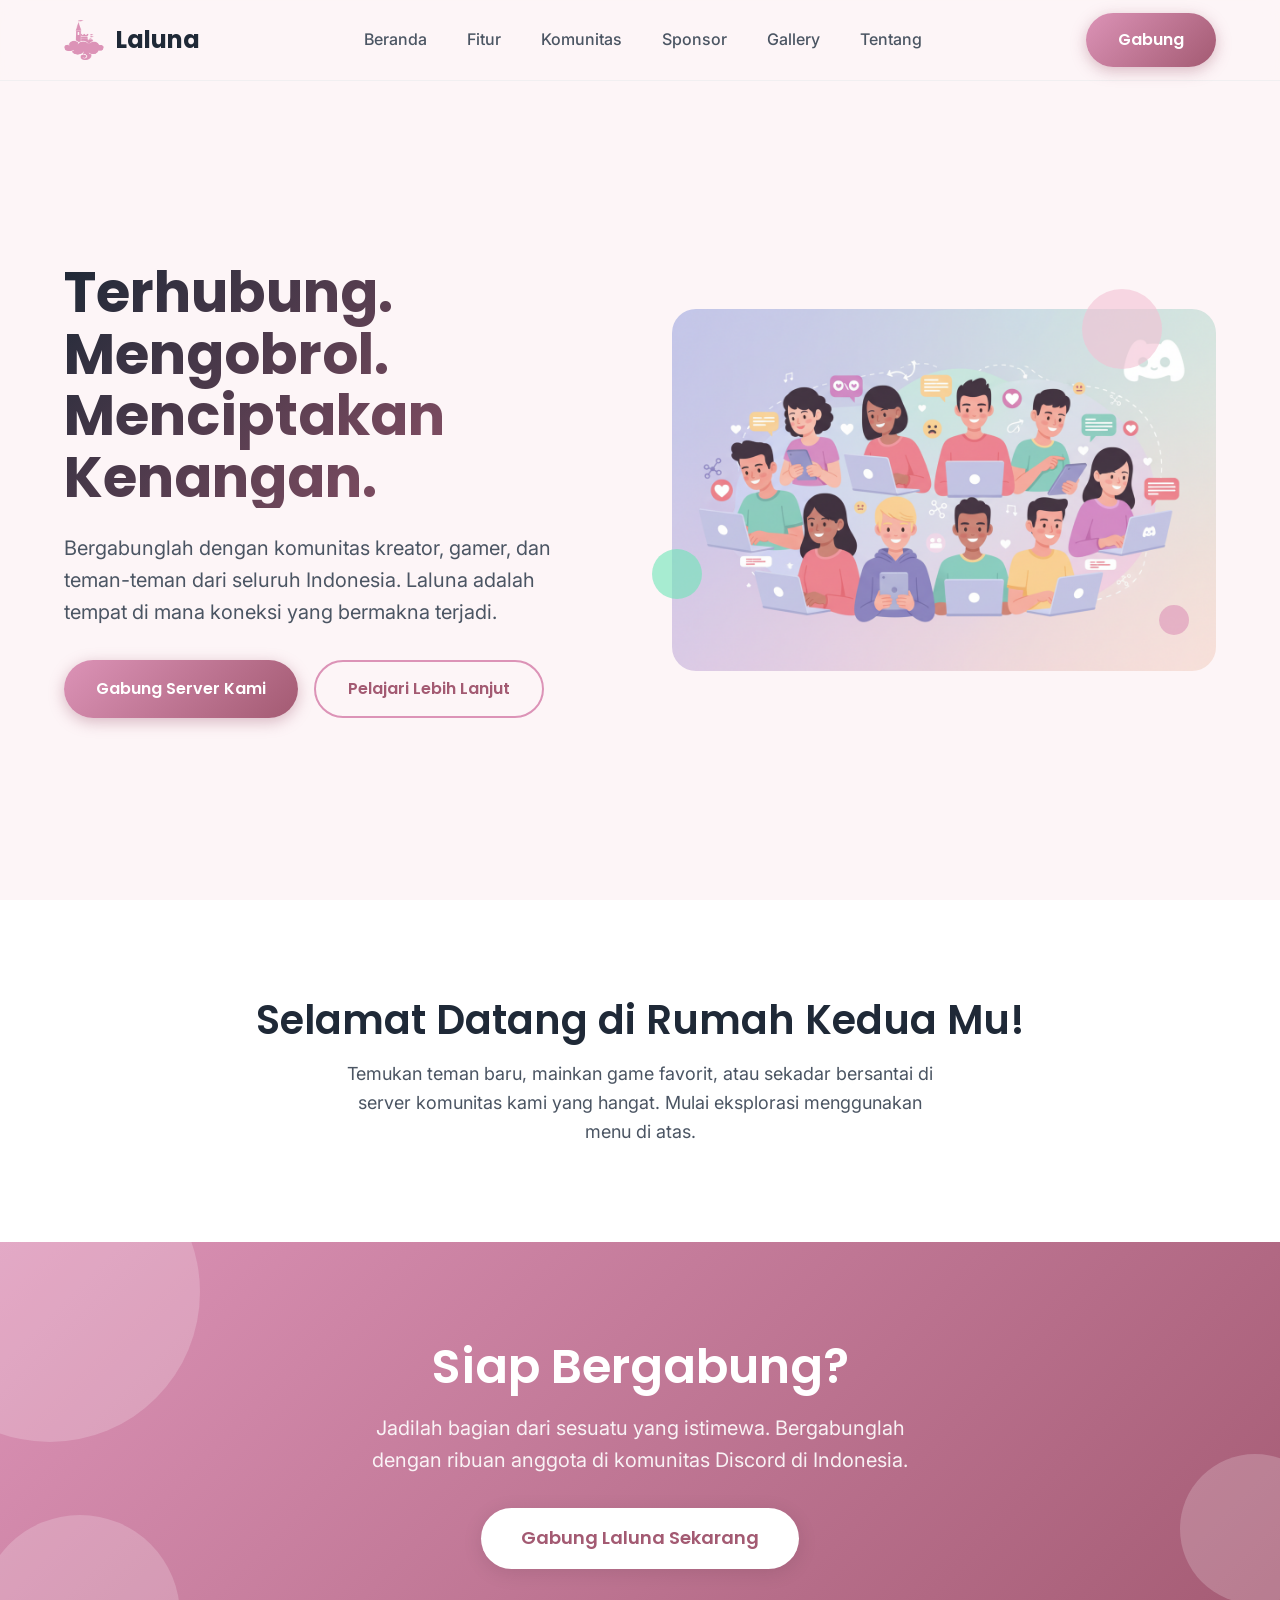
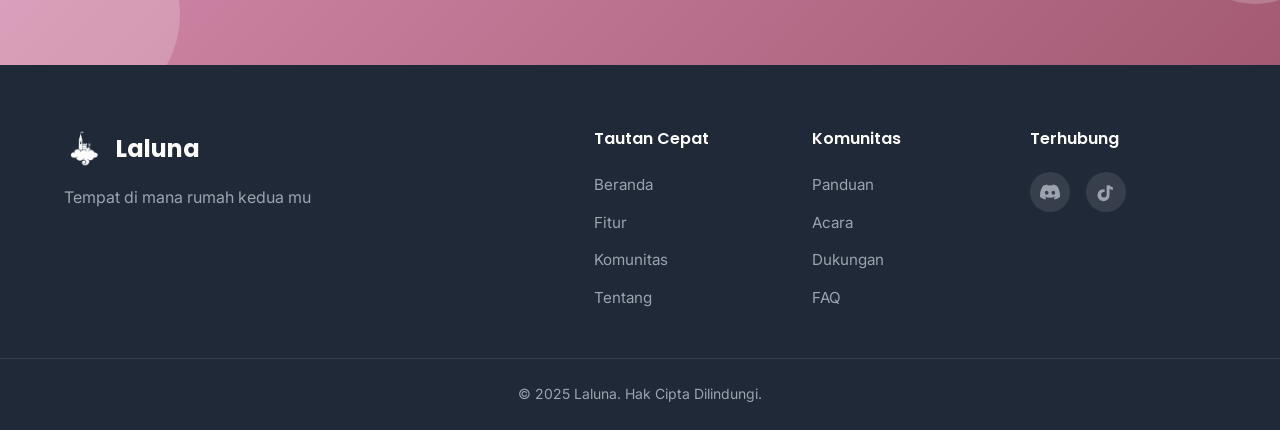
<file: index.html>
<!DOCTYPE html>
<html lang="id">

<head>
    <meta charset="UTF-8">
    <link rel="icon" type="images/Logo.png" href="images/Logo.png">
    <meta name="viewport" content="width=device-width, initial-scale=1.0">
    <title>Laluna Castle - Terhubung, Mengobrol. Menciptakan Kenangan.</title>
    <link rel="preconnect" href="https://fonts.googleapis.com">
    <link rel="preconnect" href="https://fonts.gstatic.com" crossorigin>
    <link
        href="https://fonts.googleapis.com/css2?family=Inter:wght@400;500;600&family=Poppins:wght@600;700&display=swap"
        rel="stylesheet">
    <link rel="stylesheet" href="styles.css">
</head>

<body>
    <!-- Navigation -->
    <nav class="navbar" id="navbar">
        <div class="container nav-container">
            <a href="index.html" class="logo">
                <img src="images/Logo.png" class="logo-icon" alt="Logo">
                <span class="logo-text">Laluna</span>
            </a>

            <ul class="nav-links" id="navLinks">
                <li><a href="index.html" class="nav-link">Beranda</a></li>
                <li><a href="fitur.html" class="nav-link">Fitur</a></li>
                <li><a href="komunitas.html" class="nav-link">Komunitas</a></li>
                <li><a href="sponsor.html" class="nav-link">Sponsor</a></li>
                <li><a href="gallery.html" class="nav-link">Gallery</a></li>
                <li><a href="tentang.html" class="nav-link">Tentang</a></li>
            </ul>

            <a href="#join" class="btn btn-primary nav-cta">Gabung</a>

            <button class="hamburger" id="hamburger" aria-label="Toggle menu">
                <span></span>
                <span></span>
                <span></span>
            </button>
        </div>
    </nav>

    <!-- Hero Section -->
    <section class="hero" id="home">
        <div class="container hero-container">
            <div class="hero-content">
                <h1 class="hero-title">Terhubung. Mengobrol. Menciptakan Kenangan.</h1>
                <p class="hero-subtitle">Bergabunglah dengan komunitas kreator, gamer, dan teman-teman dari seluruh
                    Indonesia. Laluna adalah tempat di mana koneksi yang bermakna terjadi.</p>
                <div class="hero-buttons">
                    <a href="#join" class="btn btn-primary">Gabung Server Kami</a>
                    <a href="fitur.html" class="btn btn-secondary">Pelajari Lebih Lanjut</a>
                </div>
            </div>
            <div class="hero-image">
                <img src="images/hero-illustration.png" alt="Ilustrasi komunitas Discord" class="hero-img">
                <div class="floating-shape shape-1"></div>
                <div class="floating-shape shape-2"></div>
                <div class="floating-shape shape-3"></div>
            </div>
        </div>
    </section>

    <!-- Welcome Section (optional lightweight section just for beranda) -->
    <section class="page-content" style="background: var(--white); text-align: center;">
        <div class="container">
            <h2 class="section-title">Selamat Datang di Rumah Kedua Mu!</h2>
            <p class="section-subtitle">Temukan teman baru, mainkan game favorit, atau sekadar bersantai di server
                komunitas kami yang hangat. Mulai eksplorasi menggunakan menu di atas.</p>
        </div>
    </section>

    <!-- CTA Section -->
    <section class="cta" id="join">
        <div class="container cta-container">
            <h2 class="cta-title">Siap Bergabung?</h2>
            <p class="cta-subtitle">Jadilah bagian dari sesuatu yang istimewa. Bergabunglah dengan ribuan anggota di
                komunitas Discord di Indonesia.</p>
            <a href="https://discord.gg/j5Tbakmukh" class="btn btn-cta">Gabung Laluna Sekarang</a>
        </div>
        <div class="cta-shapes">
            <div class="cta-shape shape-1"></div>
            <div class="cta-shape shape-2"></div>
            <div class="cta-shape shape-3"></div>
        </div>
    </section>

    <!-- Footer -->
    <footer class="footer">
        <div class="container footer-container">
            <div class="footer-brand">
                <a href="index.html" class="footer-logo">
                    <img src="images/White.png" class="logo-icon" alt="Logo">
                    <span class="logo-text">Laluna</span>
                </a>
                <p class="footer-tagline">Tempat di mana rumah kedua mu</p>
            </div>

            <div class="footer-links">
                <div class="footer-column">
                    <h4 class="footer-column-title">Tautan Cepat</h4>
                    <ul>
                        <li><a href="index.html">Beranda</a></li>
                        <li><a href="fitur.html">Fitur</a></li>
                        <li><a href="komunitas.html">Komunitas</a></li>
                        <li><a href="tentang.html">Tentang</a></li>
                    </ul>
                </div>

                <div class="footer-column">
                    <h4 class="footer-column-title">Komunitas</h4>
                    <ul>
                        <li><a href="#">Panduan</a></li>
                        <li><a href="#">Acara</a></li>
                        <li><a href="#">Dukungan</a></li>
                        <li><a href="#">FAQ</a></li>
                    </ul>
                </div>

                <div class="footer-column">
                    <h4 class="footer-column-title">Terhubung</h4>
                    <div class="social-links">
                        <a href="https://discord.gg/j5Tbakmukh" class="social-link" aria-label="Discord">
                            <svg xmlns="http://www.w3.org/2000/svg" width="20" height="20" viewBox="0 0 24 24"
                                fill="currentColor">
                                <path
                                    d="M20.317 4.37a19.791 19.791 0 0 0-4.885-1.515.074.074 0 0 0-.079.037c-.21.375-.444.864-.608 1.25a18.27 18.27 0 0 0-5.487 0 12.64 12.64 0 0 0-.617-1.25.077.077 0 0 0-.079-.037A19.736 19.736 0 0 0 3.677 4.37a.07.07 0 0 0-.032.027C.533 9.046-.32 13.58.099 18.057a.082.082 0 0 0 .031.057 19.9 19.9 0 0 0 5.993 3.03.078.078 0 0 0 .084-.028 14.09 14.09 0 0 0 1.226-1.994.076.076 0 0 0-.041-.106 13.107 13.107 0 0 1-1.872-.892.077.077 0 0 1-.008-.128 10.2 10.2 0 0 0 .372-.292.074.074 0 0 1 .077-.01c3.928 1.793 8.18 1.793 12.062 0a.074.074 0 0 1 .078.01c.12.098.246.198.373.292a.077.077 0 0 1-.006.127 12.299 12.299 0 0 1-1.873.892.077.077 0 0 0-.041.107c.36.698.772 1.362 1.225 1.993a.076.076 0 0 0 .084.028 19.839 19.839 0 0 0 6.002-3.03.077.077 0 0 0 .032-.054c.5-5.177-.838-9.674-3.549-13.66a.061.061 0 0 0-.031-.03zM8.02 15.33c-1.183 0-2.157-1.085-2.157-2.419 0-1.333.956-2.419 2.157-2.419 1.21 0 2.176 1.096 2.157 2.42 0 1.333-.956 2.418-2.157 2.418zm7.975 0c-1.183 0-2.157-1.085-2.157-2.419 0-1.333.955-2.419 2.157-2.419 1.21 0 2.176 1.096 2.157 2.42 0 1.333-.946 2.418-2.157 2.418z" />
                            </svg>
                        </a>
                        <a href="https://www.tiktok.com/@lalunaxcastle" class="social-link" aria-label="Tiktok">
                            <svg xmlns="http://www.w3.org/2000/svg" width="20" height="20" fill="currentColor"
                                viewBox="0 0 24 24">
                                <path
                                    d="M12.75 2v13.25a3.25 3.25 0 1 1-3.25-3.25c.29 0 .57.04.83.11V8.69a7.25 7.25 0 1 0 5.92 7.11V8.24c1.15.82 2.53 1.3 4 1.31V6.29c-1.71-.05-3.23-.93-4-2.29H12.75z" />
                            </svg>
                        </a>
                    </div>
                </div>
            </div>
        </div>

        <div class="footer-bottom">
            <div class="container">
                <p class="copyright">&copy; 2025 Laluna. Hak Cipta Dilindungi.</p>
            </div>
        </div>
    </footer>

    <script src="script.js"></script>
</body>

</html>
</file>
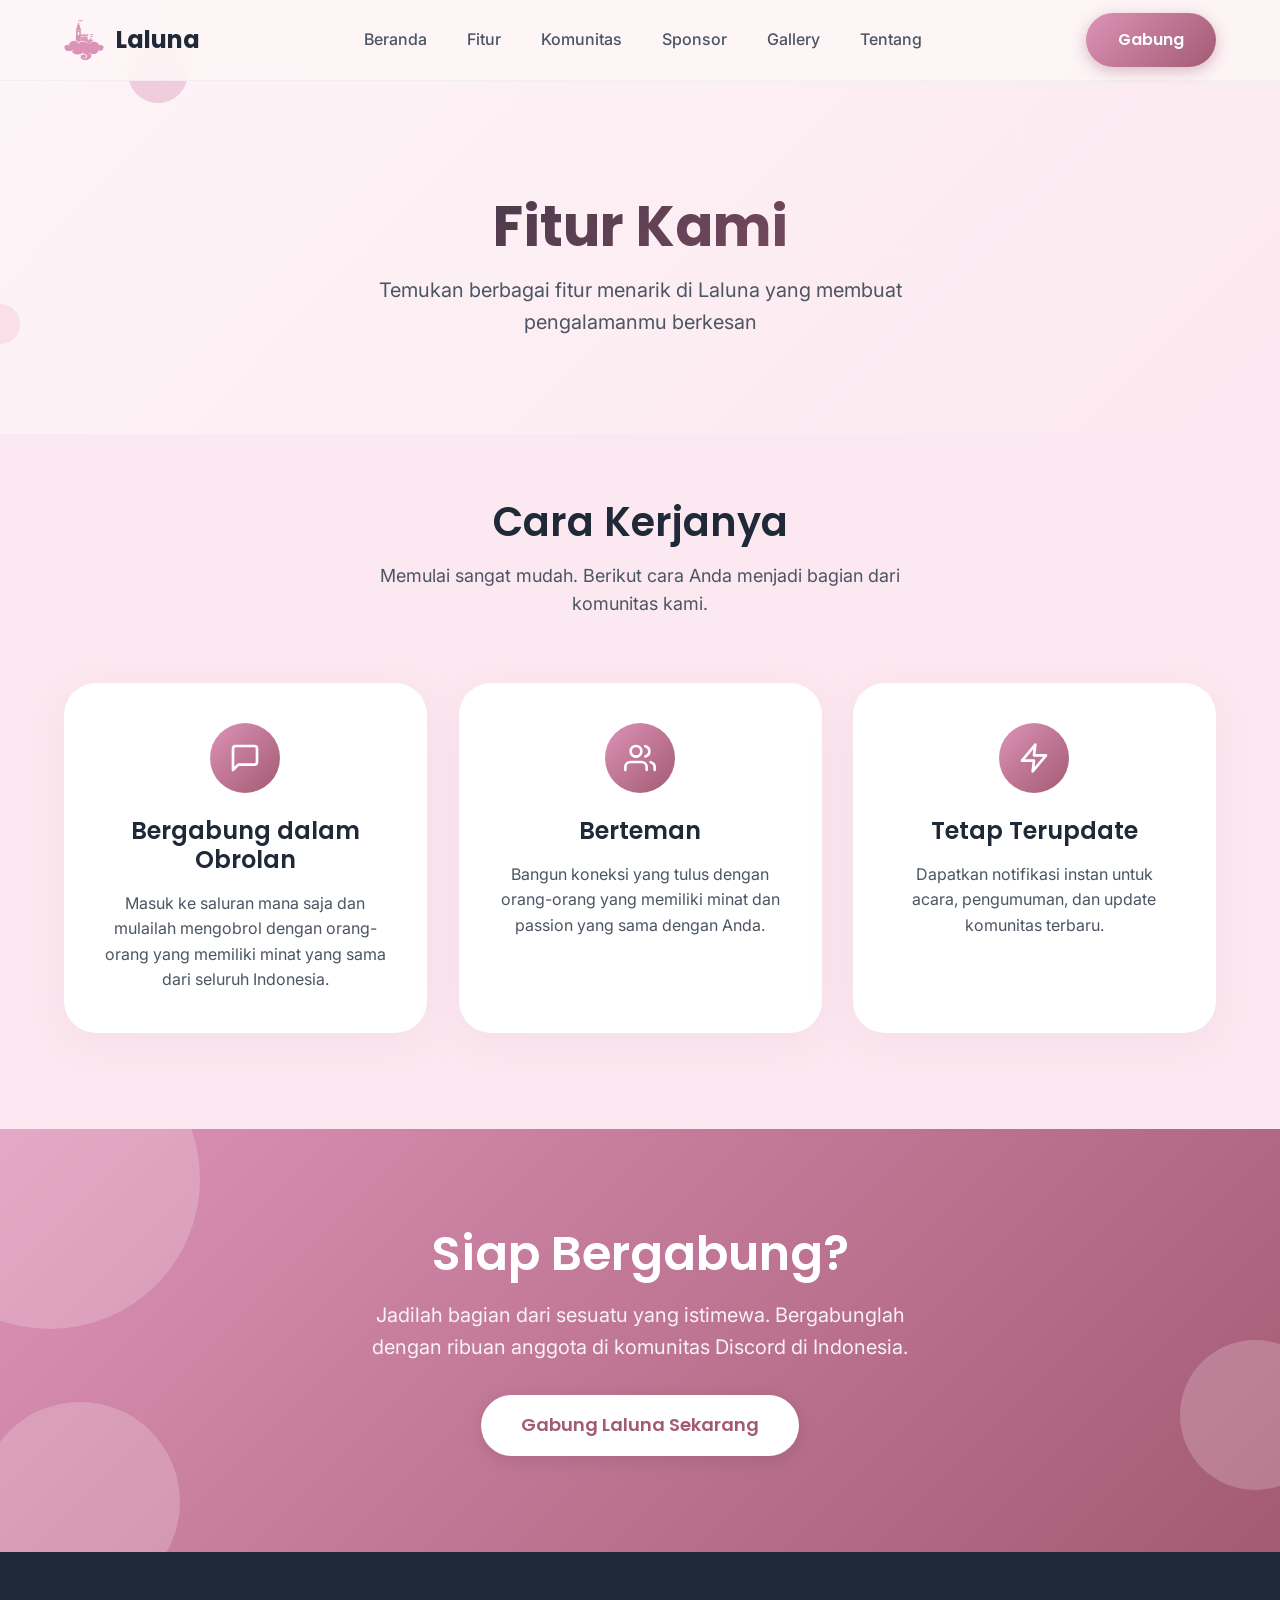
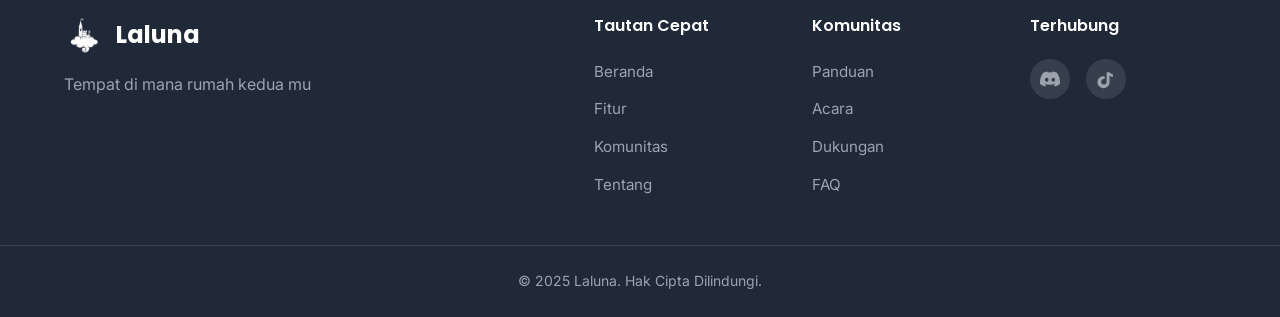
<file: fitur.html>
<!DOCTYPE html>
<html lang="id">

<head>
    <meta charset="UTF-8">
    <link rel="icon" type="images/Logo.png" href="images/Logo.png">
    <meta name="viewport" content="width=device-width, initial-scale=1.0">
    <title>Fitur - Laluna Castle</title>
    <link rel="preconnect" href="https://fonts.googleapis.com">
    <link rel="preconnect" href="https://fonts.gstatic.com" crossorigin>
    <link
        href="https://fonts.googleapis.com/css2?family=Inter:wght@400;500;600&family=Poppins:wght@600;700&display=swap"
        rel="stylesheet">
    <link rel="stylesheet" href="styles.css">
</head>

<body>
    <!-- Navigation -->
    <nav class="navbar" id="navbar">
        <div class="container nav-container">
            <a href="index.html" class="logo">
                <img src="images/Logo.png" class="logo-icon" alt="Logo">
                <span class="logo-text">Laluna</span>
            </a>

            <ul class="nav-links" id="navLinks">
                <li><a href="index.html" class="nav-link">Beranda</a></li>
                <li><a href="fitur.html" class="nav-link">Fitur</a></li>
                <li><a href="komunitas.html" class="nav-link">Komunitas</a></li>
                <li><a href="sponsor.html" class="nav-link">Sponsor</a></li>
                <li><a href="gallery.html" class="nav-link">Gallery</a></li>
                <li><a href="tentang.html" class="nav-link">Tentang</a></li>
            </ul>

            <a href="#join" class="btn btn-primary nav-cta">Gabung</a>

            <button class="hamburger" id="hamburger" aria-label="Toggle menu">
                <span></span>
                <span></span>
                <span></span>
            </button>
        </div>
    </nav>

    <!-- Page Header -->
    <section class="page-header">
        <div class="container">
            <h1 class="hero-title" style="margin-bottom: 0;">Fitur Kami</h1>
            <p class="hero-subtitle" style="margin: 1rem auto 0; max-width: 600px;">Temukan berbagai fitur menarik di
                Laluna yang membuat pengalamanmu berkesan</p>
            <div class="floating-shape shape-1"
                style="background:var(--color-primary); width: 60px; height: 60px; top: 10%; left: 10%;"></div>
            <div class="floating-shape shape-2"
                style="background:var(--color-secondary);; width: 40px; height: 40px; top: 70%; right: 15%;"></div>
        </div>
    </section>

    <!-- Features Section -->
    <section class="features" id="features" style="padding-top: 4rem;">
        <div class="container">
            <div class="section-header">
                <h2 class="section-title">Cara Kerjanya</h2>
                <p class="section-subtitle">Memulai sangat mudah. Berikut cara Anda menjadi bagian dari komunitas kami.
                </p>
            </div>

            <div class="features-grid">
                <div class="feature-card">
                    <div class="feature-icon">
                        <svg xmlns="http://www.w3.org/2000/svg" width="32" height="32" viewBox="0 0 24 24" fill="none"
                            stroke="currentColor" stroke-width="2" stroke-linecap="round" stroke-linejoin="round">
                            <path d="M21 15a2 2 0 0 1-2 2H7l-4 4V5a2 2 0 0 1 2-2h14a2 2 0 0 1 2 2z" />
                        </svg>
                    </div>
                    <h3 class="feature-title">Bergabung dalam Obrolan</h3>
                    <p class="feature-description">Masuk ke saluran mana saja dan mulailah mengobrol dengan orang-orang
                        yang memiliki minat yang sama dari seluruh Indonesia.</p>
                </div>

                <div class="feature-card">
                    <div class="feature-icon">
                        <svg xmlns="http://www.w3.org/2000/svg" width="32" height="32" viewBox="0 0 24 24" fill="none"
                            stroke="currentColor" stroke-width="2" stroke-linecap="round" stroke-linejoin="round">
                            <path d="M17 21v-2a4 4 0 0 0-4-4H5a4 4 0 0 0-4 4v2" />
                            <circle cx="9" cy="7" r="4" />
                            <path d="M23 21v-2a4 4 0 0 0-3-3.87" />
                            <path d="M16 3.13a4 4 0 0 1 0 7.75" />
                        </svg>
                    </div>
                    <h3 class="feature-title">Berteman</h3>
                    <p class="feature-description">Bangun koneksi yang tulus dengan orang-orang yang memiliki minat dan
                        passion yang sama dengan Anda.</p>
                </div>

                <div class="feature-card">
                    <div class="feature-icon">
                        <svg xmlns="http://www.w3.org/2000/svg" width="32" height="32" viewBox="0 0 24 24" fill="none"
                            stroke="currentColor" stroke-width="2" stroke-linecap="round" stroke-linejoin="round">
                            <polygon points="13 2 3 14 12 14 11 22 21 10 12 10 13 2" />
                        </svg>
                    </div>
                    <h3 class="feature-title">Tetap Terupdate</h3>
                    <p class="feature-description">Dapatkan notifikasi instan untuk acara, pengumuman, dan update
                        komunitas terbaru.</p>
                </div>
            </div>
        </div>
    </section>

    <!-- CTA Section -->
    <section class="cta" id="join">
        <div class="container cta-container">
            <h2 class="cta-title">Siap Bergabung?</h2>
            <p class="cta-subtitle">Jadilah bagian dari sesuatu yang istimewa. Bergabunglah dengan ribuan anggota di
                komunitas Discord di Indonesia.</p>
            <a href="https://discord.gg/j5Tbakmukh" class="btn btn-cta">Gabung Laluna Sekarang</a>
        </div>
        <div class="cta-shapes">
            <div class="cta-shape shape-1"></div>
            <div class="cta-shape shape-2"></div>
            <div class="cta-shape shape-3"></div>
        </div>
    </section>

    <!-- Footer -->
    <footer class="footer">
        <div class="container footer-container">
            <div class="footer-brand">
                <a href="index.html" class="footer-logo">
                    <img src="images/White.png" class="logo-icon" alt="Logo">
                    <span class="logo-text">Laluna</span>
                </a>
                <p class="footer-tagline">Tempat di mana rumah kedua mu</p>
            </div>

            <div class="footer-links">
                <div class="footer-column">
                    <h4 class="footer-column-title">Tautan Cepat</h4>
                    <ul>
                        <li><a href="index.html">Beranda</a></li>
                        <li><a href="fitur.html">Fitur</a></li>
                        <li><a href="komunitas.html">Komunitas</a></li>
                        <li><a href="tentang.html">Tentang</a></li>
                    </ul>
                </div>

                <div class="footer-column">
                    <h4 class="footer-column-title">Komunitas</h4>
                    <ul>
                        <li><a href="#">Panduan</a></li>
                        <li><a href="#">Acara</a></li>
                        <li><a href="#">Dukungan</a></li>
                        <li><a href="#">FAQ</a></li>
                    </ul>
                </div>

                <div class="footer-column">
                    <h4 class="footer-column-title">Terhubung</h4>
                    <div class="social-links">
                        <a href="https://discord.gg/j5Tbakmukh" class="social-link" aria-label="Discord">
                            <svg xmlns="http://www.w3.org/2000/svg" width="20" height="20" viewBox="0 0 24 24"
                                fill="currentColor">
                                <path
                                    d="M20.317 4.37a19.791 19.791 0 0 0-4.885-1.515.074.074 0 0 0-.079.037c-.21.375-.444.864-.608 1.25a18.27 18.27 0 0 0-5.487 0 12.64 12.64 0 0 0-.617-1.25.077.077 0 0 0-.079-.037A19.736 19.736 0 0 0 3.677 4.37a.07.07 0 0 0-.032.027C.533 9.046-.32 13.58.099 18.057a.082.082 0 0 0 .031.057 19.9 19.9 0 0 0 5.993 3.03.078.078 0 0 0 .084-.028 14.09 14.09 0 0 0 1.226-1.994.076.076 0 0 0-.041-.106 13.107 13.107 0 0 1-1.872-.892.077.077 0 0 1-.008-.128 10.2 10.2 0 0 0 .372-.292.074.074 0 0 1 .077-.01c3.928 1.793 8.18 1.793 12.062 0a.074.074 0 0 1 .078.01c.12.098.246.198.373.292a.077.077 0 0 1-.006.127 12.299 12.299 0 0 1-1.873.892.077.077 0 0 0-.041.107c.36.698.772 1.362 1.225 1.993a.076.076 0 0 0 .084.028 19.839 19.839 0 0 0 6.002-3.03.077.077 0 0 0 .032-.054c.5-5.177-.838-9.674-3.549-13.66a.061.061 0 0 0-.031-.03zM8.02 15.33c-1.183 0-2.157-1.085-2.157-2.419 0-1.333.956-2.419 2.157-2.419 1.21 0 2.176 1.096 2.157 2.42 0 1.333-.956 2.418-2.157 2.418zm7.975 0c-1.183 0-2.157-1.085-2.157-2.419 0-1.333.955-2.419 2.157-2.419 1.21 0 2.176 1.096 2.157 2.42 0 1.333-.946 2.418-2.157 2.418z" />
                            </svg>
                        </a>
                        <a href="https://www.tiktok.com/@lalunaxcastle" class="social-link" aria-label="Tiktok">
                            <svg xmlns="http://www.w3.org/2000/svg" width="20" height="20" fill="currentColor"
                                viewBox="0 0 24 24">
                                <path
                                    d="M12.75 2v13.25a3.25 3.25 0 1 1-3.25-3.25c.29 0 .57.04.83.11V8.69a7.25 7.25 0 1 0 5.92 7.11V8.24c1.15.82 2.53 1.3 4 1.31V6.29c-1.71-.05-3.23-.93-4-2.29H12.75z" />
                            </svg>
                        </a>
                    </div>
                </div>
            </div>
        </div>

        <div class="footer-bottom">
            <div class="container">
                <p class="copyright">&copy; 2025 Laluna. Hak Cipta Dilindungi.</p>
            </div>
        </div>
    </footer>

    <script src="script.js"></script>
</body>

</html>
</file>
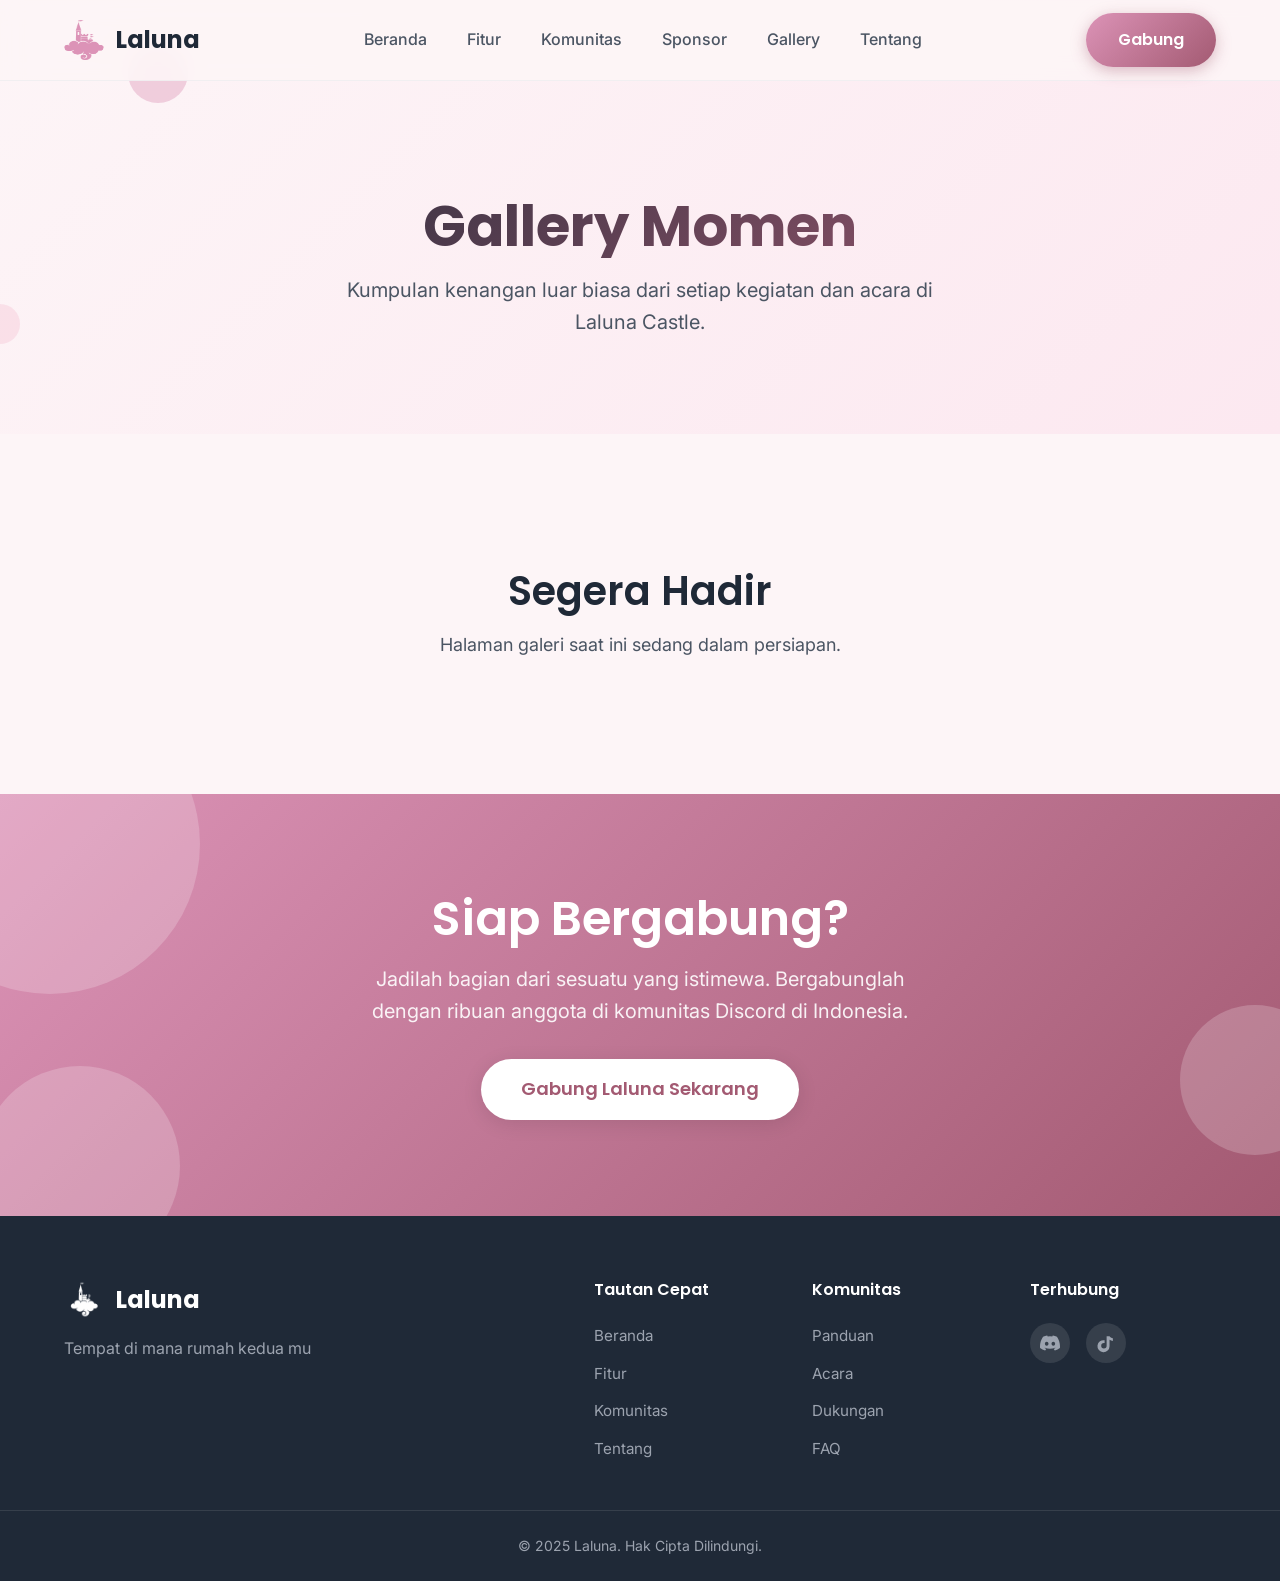
<file: gallery.html>
<!DOCTYPE html>
<html lang="id">

<head>
    <meta charset="UTF-8">
    <link rel="icon" type="images/Logo.png" href="images/Logo.png">
    <meta name="viewport" content="width=device-width, initial-scale=1.0">
    <title>Gallery - Laluna Castle</title>
    <link rel="preconnect" href="https://fonts.googleapis.com">
    <link rel="preconnect" href="https://fonts.gstatic.com" crossorigin>
    <link
        href="https://fonts.googleapis.com/css2?family=Inter:wght@400;500;600&family=Poppins:wght@600;700&display=swap"
        rel="stylesheet">
    <link rel="stylesheet" href="styles.css">
</head>

<body>
    <!-- Navigation -->
    <nav class="navbar" id="navbar">
        <div class="container nav-container">
            <a href="index.html" class="logo">
                <img src="images/Logo.png" class="logo-icon" alt="Logo">
                <span class="logo-text">Laluna</span>
            </a>

            <ul class="nav-links" id="navLinks">
                <li><a href="index.html" class="nav-link">Beranda</a></li>
                <li><a href="fitur.html" class="nav-link">Fitur</a></li>
                <li><a href="komunitas.html" class="nav-link">Komunitas</a></li>
                <li><a href="sponsor.html" class="nav-link">Sponsor</a></li>
                <li><a href="gallery.html" class="nav-link">Gallery</a></li>
                <li><a href="tentang.html" class="nav-link">Tentang</a></li>
            </ul>

            <a href="#join" class="btn btn-primary nav-cta">Gabung</a>

            <button class="hamburger" id="hamburger" aria-label="Toggle menu">
                <span></span>
                <span></span>
                <span></span>
            </button>
        </div>
    </nav>

    <!-- Page Header -->
    <section class="page-header">
        <div class="container">
            <h1 class="hero-title" style="margin-bottom: 0;">Gallery Momen</h1>
            <p class="hero-subtitle" style="margin: 1rem auto 0; max-width: 600px;">Kumpulan kenangan luar biasa dari
                setiap kegiatan dan acara di Laluna Castle.</p>
            <div class="floating-shape shape-1"
                style="background:var(--color-primary); width: 60px; height: 60px; top: 10%; left: 10%;"></div>
            <div class="floating-shape shape-2"
                style="background:var(--color-secondary);; width: 40px; height: 40px; top: 70%; right: 15%;"></div>
        </div>
    </section>

    <!-- Content Placeholder -->
    <section class="page-content" style="min-height: 40vh; display: flex; align-items: center; text-align: center;">
        <div class="container">
            <h2 class="section-title">Segera Hadir</h2>
            <p class="section-subtitle">Halaman galeri saat ini sedang dalam persiapan.</p>
        </div>
    </section>

    <!-- CTA Section -->
    <section class="cta" id="join">
        <div class="container cta-container">
            <h2 class="cta-title">Siap Bergabung?</h2>
            <p class="cta-subtitle">Jadilah bagian dari sesuatu yang istimewa. Bergabunglah dengan ribuan anggota di
                komunitas Discord di Indonesia.</p>
            <a href="https://discord.gg/j5Tbakmukh" class="btn btn-cta">Gabung Laluna Sekarang</a>
        </div>
        <div class="cta-shapes">
            <div class="cta-shape shape-1"></div>
            <div class="cta-shape shape-2"></div>
            <div class="cta-shape shape-3"></div>
        </div>
    </section>

    <!-- Footer -->
    <footer class="footer">
        <div class="container footer-container">
            <div class="footer-brand">
                <a href="index.html" class="footer-logo">
                    <img src="images/White.png" class="logo-icon" alt="Logo">
                    <span class="logo-text">Laluna</span>
                </a>
                <p class="footer-tagline">Tempat di mana rumah kedua mu</p>
            </div>

            <div class="footer-links">
                <div class="footer-column">
                    <h4 class="footer-column-title">Tautan Cepat</h4>
                    <ul>
                        <li><a href="index.html">Beranda</a></li>
                        <li><a href="fitur.html">Fitur</a></li>
                        <li><a href="komunitas.html">Komunitas</a></li>
                        <li><a href="tentang.html">Tentang</a></li>
                    </ul>
                </div>

                <div class="footer-column">
                    <h4 class="footer-column-title">Komunitas</h4>
                    <ul>
                        <li><a href="#">Panduan</a></li>
                        <li><a href="#">Acara</a></li>
                        <li><a href="#">Dukungan</a></li>
                        <li><a href="#">FAQ</a></li>
                    </ul>
                </div>

                <div class="footer-column">
                    <h4 class="footer-column-title">Terhubung</h4>
                    <div class="social-links">
                        <a href="https://discord.gg/j5Tbakmukh" class="social-link" aria-label="Discord">
                            <svg xmlns="http://www.w3.org/2000/svg" width="20" height="20" viewBox="0 0 24 24"
                                fill="currentColor">
                                <path
                                    d="M20.317 4.37a19.791 19.791 0 0 0-4.885-1.515.074.074 0 0 0-.079.037c-.21.375-.444.864-.608 1.25a18.27 18.27 0 0 0-5.487 0 12.64 12.64 0 0 0-.617-1.25.077.077 0 0 0-.079-.037A19.736 19.736 0 0 0 3.677 4.37a.07.07 0 0 0-.032.027C.533 9.046-.32 13.58.099 18.057a.082.082 0 0 0 .031.057 19.9 19.9 0 0 0 5.993 3.03.078.078 0 0 0 .084-.028 14.09 14.09 0 0 0 1.226-1.994.076.076 0 0 0-.041-.106 13.107 13.107 0 0 1-1.872-.892.077.077 0 0 1-.008-.128 10.2 10.2 0 0 0 .372-.292.074.074 0 0 1 .077-.01c3.928 1.793 8.18 1.793 12.062 0a.074.074 0 0 1 .078.01c.12.098.246.198.373.292a.077.077 0 0 1-.006.127 12.299 12.299 0 0 1-1.873.892.077.077 0 0 0-.041.107c.36.698.772 1.362 1.225 1.993a.076.076 0 0 0 .084.028 19.839 19.839 0 0 0 6.002-3.03.077.077 0 0 0 .032-.054c.5-5.177-.838-9.674-3.549-13.66a.061.061 0 0 0-.031-.03zM8.02 15.33c-1.183 0-2.157-1.085-2.157-2.419 0-1.333.956-2.419 2.157-2.419 1.21 0 2.176 1.096 2.157 2.42 0 1.333-.956 2.418-2.157 2.418zm7.975 0c-1.183 0-2.157-1.085-2.157-2.419 0-1.333.955-2.419 2.157-2.419 1.21 0 2.176 1.096 2.157 2.42 0 1.333-.946 2.418-2.157 2.418z" />
                            </svg>
                        </a>
                        <a href="https://www.tiktok.com/@lalunaxcastle" class="social-link" aria-label="Tiktok">
                            <svg xmlns="http://www.w3.org/2000/svg" width="20" height="20" fill="currentColor"
                                viewBox="0 0 24 24">
                                <path
                                    d="M12.75 2v13.25a3.25 3.25 0 1 1-3.25-3.25c.29 0 .57.04.83.11V8.69a7.25 7.25 0 1 0 5.92 7.11V8.24c1.15.82 2.53 1.3 4 1.31V6.29c-1.71-.05-3.23-.93-4-2.29H12.75z" />
                            </svg>
                        </a>
                    </div>
                </div>
            </div>
        </div>

        <div class="footer-bottom">
            <div class="container">
                <p class="copyright">&copy; 2025 Laluna. Hak Cipta Dilindungi.</p>
            </div>
        </div>
    </footer>

    <script src="script.js"></script>
</body>

</html>
</file>
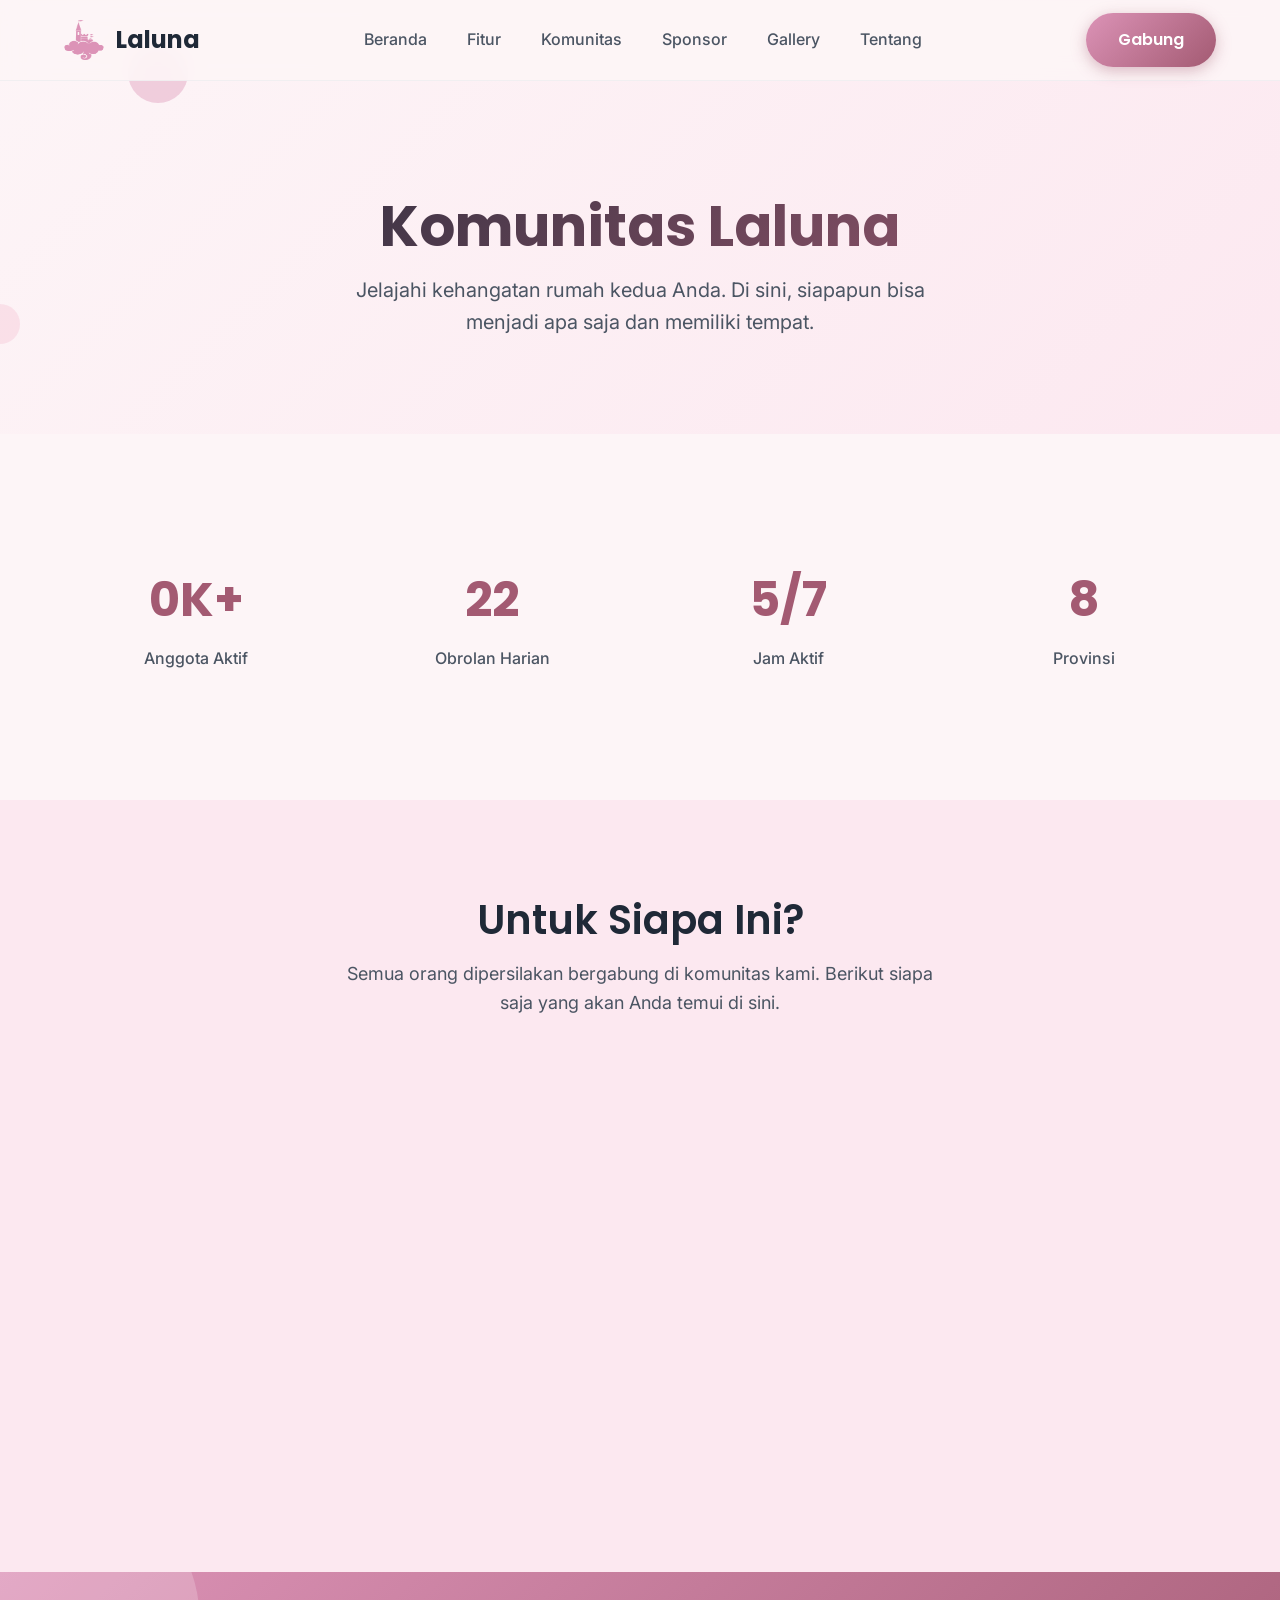
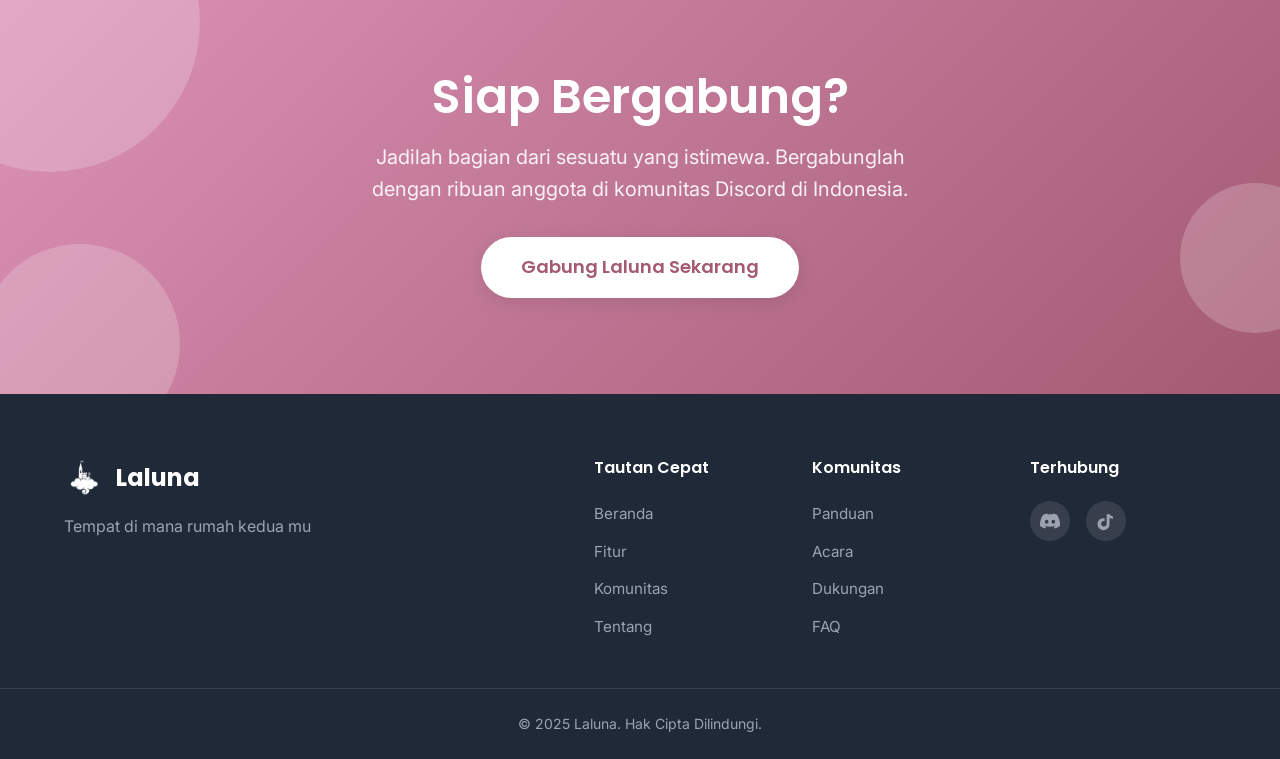
<file: komunitas.html>
<!DOCTYPE html>
<html lang="id">

<head>
    <meta charset="UTF-8">
    <link rel="icon" type="images/Logo.png" href="images/Logo.png">
    <meta name="viewport" content="width=device-width, initial-scale=1.0">
    <title>Komunitas - Laluna Castle</title>
    <link rel="preconnect" href="https://fonts.googleapis.com">
    <link rel="preconnect" href="https://fonts.gstatic.com" crossorigin>
    <link
        href="https://fonts.googleapis.com/css2?family=Inter:wght@400;500;600&family=Poppins:wght@600;700&display=swap"
        rel="stylesheet">
    <link rel="stylesheet" href="styles.css">
</head>

<body>
    <!-- Navigation -->
    <nav class="navbar" id="navbar">
        <div class="container nav-container">
            <a href="index.html" class="logo">
                <img src="images/Logo.png" class="logo-icon" alt="Logo">
                <span class="logo-text">Laluna</span>
            </a>

            <ul class="nav-links" id="navLinks">
                <li><a href="index.html" class="nav-link">Beranda</a></li>
                <li><a href="fitur.html" class="nav-link">Fitur</a></li>
                <li><a href="komunitas.html" class="nav-link">Komunitas</a></li>
                <li><a href="sponsor.html" class="nav-link">Sponsor</a></li>
                <li><a href="gallery.html" class="nav-link">Gallery</a></li>
                <li><a href="tentang.html" class="nav-link">Tentang</a></li>
            </ul>

            <a href="#join" class="btn btn-primary nav-cta">Gabung</a>

            <button class="hamburger" id="hamburger" aria-label="Toggle menu">
                <span></span>
                <span></span>
                <span></span>
            </button>
        </div>
    </nav>

    <!-- Page Header -->
    <section class="page-header">
        <div class="container">
            <h1 class="hero-title" style="margin-bottom: 0;">Komunitas Laluna</h1>
            <p class="hero-subtitle" style="margin: 1rem auto 0; max-width: 600px;">Jelajahi kehangatan rumah kedua
                Anda. Di sini, siapapun bisa menjadi apa saja dan memiliki tempat.</p>
            <div class="floating-shape shape-1"
                style="background:var(--color-primary); width: 60px; height: 60px; top: 10%; left: 10%;"></div>
            <div class="floating-shape shape-2"
                style="background:var(--color-secondary);; width: 40px; height: 40px; top: 70%; right: 15%;"></div>
        </div>
    </section>

    <!-- Stats Section -->
    <section class="stats" id="community">
        <div class="container">
            <div class="stats-grid">
                <div class="stat-item">
                    <div class="stat-number" data-target="1000">0</div>
                    <div class="stat-label">Anggota Aktif</div>
                </div>
                <div class="stat-item">
                    <div class="stat-number" data-target="100">0</div>
                    <div class="stat-label">Obrolan Harian</div>
                </div>
                <div class="stat-item">
                    <div class="stat-number" data-target="24">0</div>
                    <div class="stat-label">Jam Aktif</div>
                </div>
                <div class="stat-item">
                    <div class="stat-number" data-target="38">0</div>
                    <div class="stat-label">Provinsi</div>
                </div>
            </div>
        </div>
    </section>

    <!-- Who's It For Section -->
    <section class="whos-it-for" style="background: var(--bg-pink-light);">
        <div class="container">
            <div class="section-header">
                <h2 class="section-title">Untuk Siapa Ini?</h2>
                <p class="section-subtitle">Semua orang dipersilakan bergabung di komunitas kami. Berikut siapa saja
                    yang akan Anda temui di sini.</p>
            </div>

            <div class="audience-grid">
                <div class="audience-card">
                    <div class="audience-image">
                        <img src="images/gamers.png" alt="Gamer" class="audience-img">
                    </div>
                    <h3 class="audience-title">Gamer</h3>
                    <p class="audience-description">Temukan tim dan bermain bersama</p>
                </div>

                <div class="audience-card">
                    <div class="audience-image">
                        <img src="images/creators.png" alt="Kreator" class="audience-img">
                    </div>
                    <h3 class="audience-title">Kreator</h3>
                    <p class="audience-description">Bagikan karya Anda dan dapatkan inspirasi</p>
                </div>

                <div class="audience-card">
                    <div class="audience-image">
                        <img src="images/everyone.png" alt="Semua Orang" class="audience-img">
                    </div>
                    <h3 class="audience-title">Semua Orang</h3>
                    <p class="audience-description">Semua dipersilakan bergabung dan bersenang-senang</p>
                </div>
            </div>
        </div>
    </section>

    <!-- CTA Section -->
    <section class="cta" id="join">
        <div class="container cta-container">
            <h2 class="cta-title">Siap Bergabung?</h2>
            <p class="cta-subtitle">Jadilah bagian dari sesuatu yang istimewa. Bergabunglah dengan ribuan anggota di
                komunitas Discord di Indonesia.</p>
            <a href="https://discord.gg/j5Tbakmukh" class="btn btn-cta">Gabung Laluna Sekarang</a>
        </div>
        <div class="cta-shapes">
            <div class="cta-shape shape-1"></div>
            <div class="cta-shape shape-2"></div>
            <div class="cta-shape shape-3"></div>
        </div>
    </section>

    <!-- Footer -->
    <footer class="footer">
        <div class="container footer-container">
            <div class="footer-brand">
                <a href="index.html" class="footer-logo">
                    <img src="images/White.png" class="logo-icon" alt="Logo">
                    <span class="logo-text">Laluna</span>
                </a>
                <p class="footer-tagline">Tempat di mana rumah kedua mu</p>
            </div>

            <div class="footer-links">
                <div class="footer-column">
                    <h4 class="footer-column-title">Tautan Cepat</h4>
                    <ul>
                        <li><a href="index.html">Beranda</a></li>
                        <li><a href="fitur.html">Fitur</a></li>
                        <li><a href="komunitas.html">Komunitas</a></li>
                        <li><a href="tentang.html">Tentang</a></li>
                    </ul>
                </div>

                <div class="footer-column">
                    <h4 class="footer-column-title">Komunitas</h4>
                    <ul>
                        <li><a href="#">Panduan</a></li>
                        <li><a href="#">Acara</a></li>
                        <li><a href="#">Dukungan</a></li>
                        <li><a href="#">FAQ</a></li>
                    </ul>
                </div>

                <div class="footer-column">
                    <h4 class="footer-column-title">Terhubung</h4>
                    <div class="social-links">
                        <a href="https://discord.gg/j5Tbakmukh" class="social-link" aria-label="Discord">
                            <svg xmlns="http://www.w3.org/2000/svg" width="20" height="20" viewBox="0 0 24 24"
                                fill="currentColor">
                                <path
                                    d="M20.317 4.37a19.791 19.791 0 0 0-4.885-1.515.074.074 0 0 0-.079.037c-.21.375-.444.864-.608 1.25a18.27 18.27 0 0 0-5.487 0 12.64 12.64 0 0 0-.617-1.25.077.077 0 0 0-.079-.037A19.736 19.736 0 0 0 3.677 4.37a.07.07 0 0 0-.032.027C.533 9.046-.32 13.58.099 18.057a.082.082 0 0 0 .031.057 19.9 19.9 0 0 0 5.993 3.03.078.078 0 0 0 .084-.028 14.09 14.09 0 0 0 1.226-1.994.076.076 0 0 0-.041-.106 13.107 13.107 0 0 1-1.872-.892.077.077 0 0 1-.008-.128 10.2 10.2 0 0 0 .372-.292.074.074 0 0 1 .077-.01c3.928 1.793 8.18 1.793 12.062 0a.074.074 0 0 1 .078.01c.12.098.246.198.373.292a.077.077 0 0 1-.006.127 12.299 12.299 0 0 1-1.873.892.077.077 0 0 0-.041.107c.36.698.772 1.362 1.225 1.993a.076.076 0 0 0 .084.028 19.839 19.839 0 0 0 6.002-3.03.077.077 0 0 0 .032-.054c.5-5.177-.838-9.674-3.549-13.66a.061.061 0 0 0-.031-.03zM8.02 15.33c-1.183 0-2.157-1.085-2.157-2.419 0-1.333.956-2.419 2.157-2.419 1.21 0 2.176 1.096 2.157 2.42 0 1.333-.956 2.418-2.157 2.418zm7.975 0c-1.183 0-2.157-1.085-2.157-2.419 0-1.333.955-2.419 2.157-2.419 1.21 0 2.176 1.096 2.157 2.42 0 1.333-.946 2.418-2.157 2.418z" />
                            </svg>
                        </a>
                        <a href="https://www.tiktok.com/@lalunaxcastle" class="social-link" aria-label="Tiktok">
                            <svg xmlns="http://www.w3.org/2000/svg" width="20" height="20" fill="currentColor"
                                viewBox="0 0 24 24">
                                <path
                                    d="M12.75 2v13.25a3.25 3.25 0 1 1-3.25-3.25c.29 0 .57.04.83.11V8.69a7.25 7.25 0 1 0 5.92 7.11V8.24c1.15.82 2.53 1.3 4 1.31V6.29c-1.71-.05-3.23-.93-4-2.29H12.75z" />
                            </svg>
                        </a>
                    </div>
                </div>
            </div>
        </div>

        <div class="footer-bottom">
            <div class="container">
                <p class="copyright">&copy; 2025 Laluna. Hak Cipta Dilindungi.</p>
            </div>
        </div>
    </footer>

    <script src="script.js"></script>
</body>

</html>
</file>
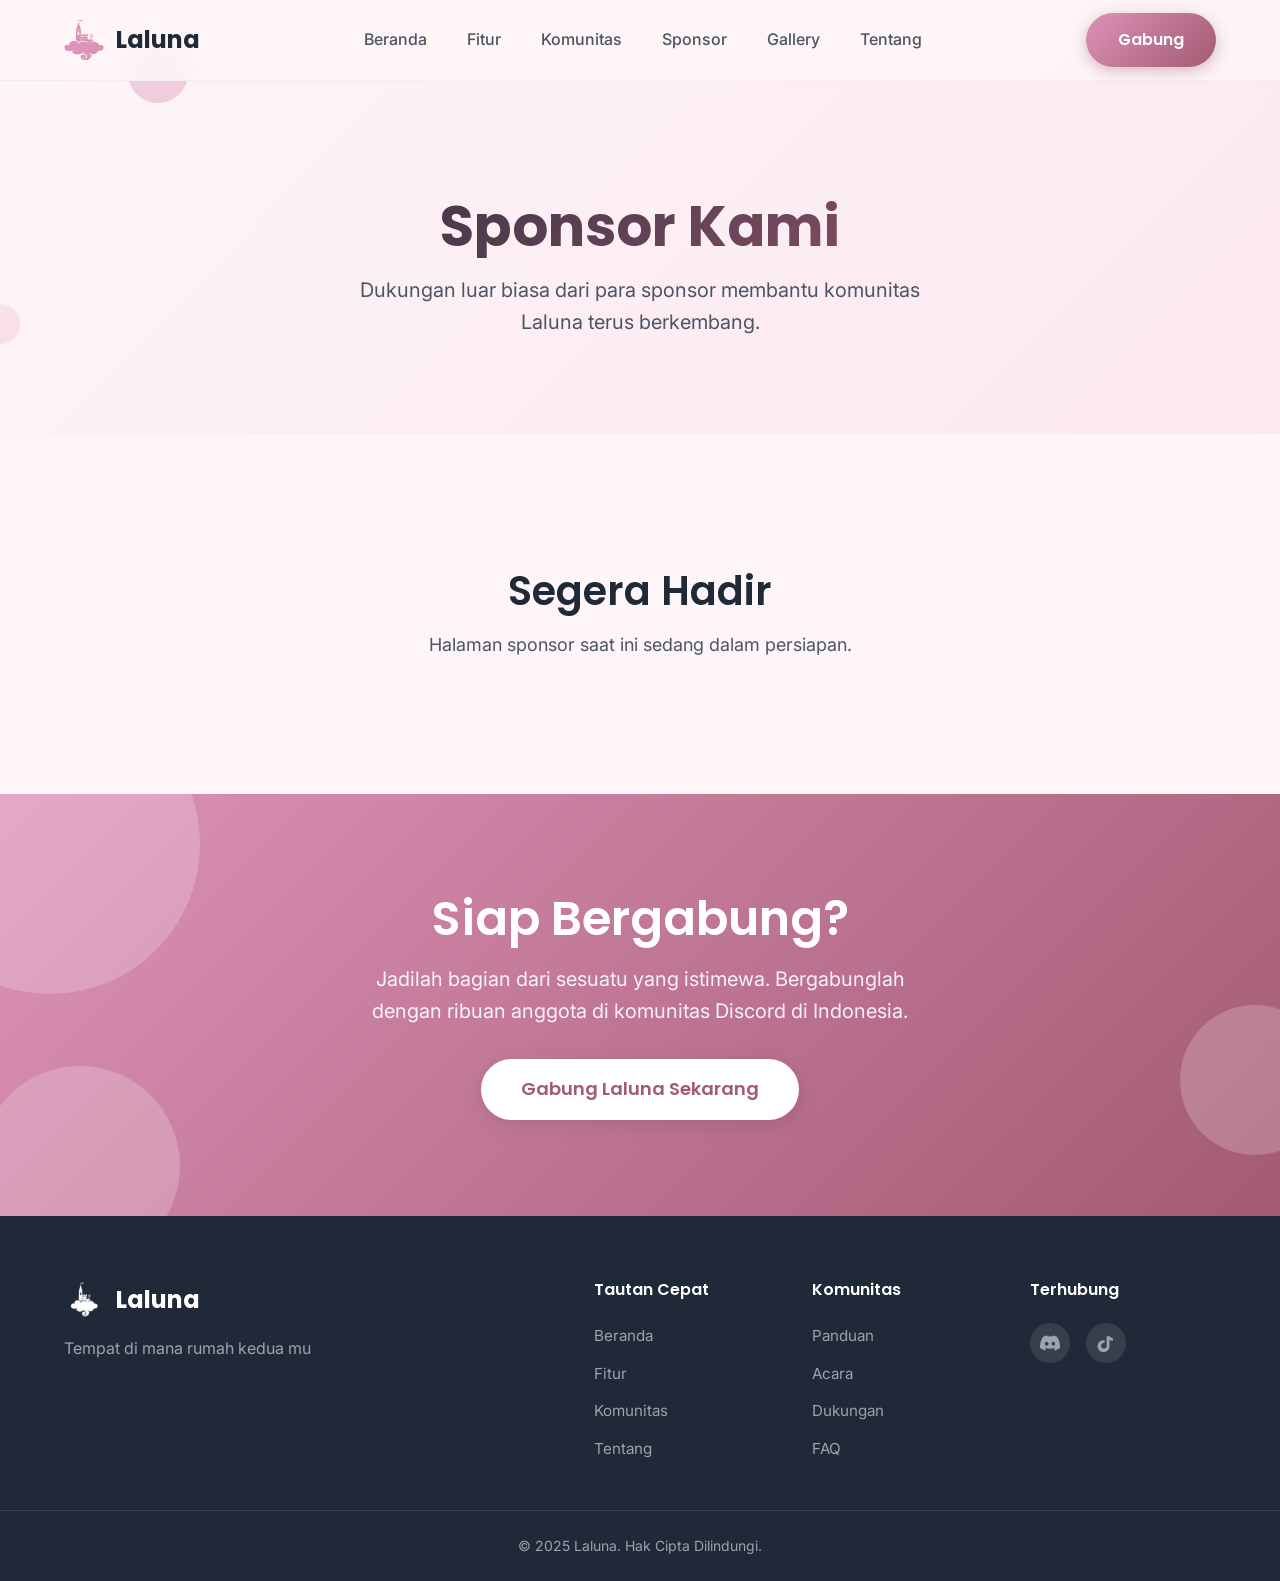
<file: sponsor.html>
<!DOCTYPE html>
<html lang="id">

<head>
    <meta charset="UTF-8">
    <link rel="icon" type="images/Logo.png" href="images/Logo.png">
    <meta name="viewport" content="width=device-width, initial-scale=1.0">
    <title>Sponsor - Laluna Castle</title>
    <link rel="preconnect" href="https://fonts.googleapis.com">
    <link rel="preconnect" href="https://fonts.gstatic.com" crossorigin>
    <link
        href="https://fonts.googleapis.com/css2?family=Inter:wght@400;500;600&family=Poppins:wght@600;700&display=swap"
        rel="stylesheet">
    <link rel="stylesheet" href="styles.css">
</head>

<body>
    <!-- Navigation -->
    <nav class="navbar" id="navbar">
        <div class="container nav-container">
            <a href="index.html" class="logo">
                <img src="images/Logo.png" class="logo-icon" alt="Logo">
                <span class="logo-text">Laluna</span>
            </a>

            <ul class="nav-links" id="navLinks">
                <li><a href="index.html" class="nav-link">Beranda</a></li>
                <li><a href="fitur.html" class="nav-link">Fitur</a></li>
                <li><a href="komunitas.html" class="nav-link">Komunitas</a></li>
                <li><a href="sponsor.html" class="nav-link">Sponsor</a></li>
                <li><a href="gallery.html" class="nav-link">Gallery</a></li>
                <li><a href="tentang.html" class="nav-link">Tentang</a></li>
            </ul>

            <a href="#join" class="btn btn-primary nav-cta">Gabung</a>

            <button class="hamburger" id="hamburger" aria-label="Toggle menu">
                <span></span>
                <span></span>
                <span></span>
            </button>
        </div>
    </nav>

    <!-- Page Header -->
    <section class="page-header">
        <div class="container">
            <h1 class="hero-title" style="margin-bottom: 0;">Sponsor Kami</h1>
            <p class="hero-subtitle" style="margin: 1rem auto 0; max-width: 600px;">Dukungan luar biasa dari para
                sponsor membantu komunitas Laluna terus berkembang.</p>
            <div class="floating-shape shape-1"
                style="background:var(--color-primary); width: 60px; height: 60px; top: 10%; left: 10%;"></div>
            <div class="floating-shape shape-2"
                style="background:var(--color-secondary);; width: 40px; height: 40px; top: 70%; right: 15%;"></div>
        </div>
    </section>

    <!-- Content Placeholder -->
    <section class="page-content" style="min-height: 40vh; display: flex; align-items: center; text-align: center;">
        <div class="container">
            <h2 class="section-title">Segera Hadir</h2>
            <p class="section-subtitle">Halaman sponsor saat ini sedang dalam persiapan.</p>
        </div>
    </section>

    <!-- CTA Section -->
    <section class="cta" id="join">
        <div class="container cta-container">
            <h2 class="cta-title">Siap Bergabung?</h2>
            <p class="cta-subtitle">Jadilah bagian dari sesuatu yang istimewa. Bergabunglah dengan ribuan anggota di
                komunitas Discord di Indonesia.</p>
            <a href="https://discord.gg/j5Tbakmukh" class="btn btn-cta">Gabung Laluna Sekarang</a>
        </div>
        <div class="cta-shapes">
            <div class="cta-shape shape-1"></div>
            <div class="cta-shape shape-2"></div>
            <div class="cta-shape shape-3"></div>
        </div>
    </section>

    <!-- Footer -->
    <footer class="footer">
        <div class="container footer-container">
            <div class="footer-brand">
                <a href="index.html" class="footer-logo">
                    <img src="images/White.png" class="logo-icon" alt="Logo">
                    <span class="logo-text">Laluna</span>
                </a>
                <p class="footer-tagline">Tempat di mana rumah kedua mu</p>
            </div>

            <div class="footer-links">
                <div class="footer-column">
                    <h4 class="footer-column-title">Tautan Cepat</h4>
                    <ul>
                        <li><a href="index.html">Beranda</a></li>
                        <li><a href="fitur.html">Fitur</a></li>
                        <li><a href="komunitas.html">Komunitas</a></li>
                        <li><a href="tentang.html">Tentang</a></li>
                    </ul>
                </div>

                <div class="footer-column">
                    <h4 class="footer-column-title">Komunitas</h4>
                    <ul>
                        <li><a href="#">Panduan</a></li>
                        <li><a href="#">Acara</a></li>
                        <li><a href="#">Dukungan</a></li>
                        <li><a href="#">FAQ</a></li>
                    </ul>
                </div>

                <div class="footer-column">
                    <h4 class="footer-column-title">Terhubung</h4>
                    <div class="social-links">
                        <a href="https://discord.gg/j5Tbakmukh" class="social-link" aria-label="Discord">
                            <svg xmlns="http://www.w3.org/2000/svg" width="20" height="20" viewBox="0 0 24 24"
                                fill="currentColor">
                                <path
                                    d="M20.317 4.37a19.791 19.791 0 0 0-4.885-1.515.074.074 0 0 0-.079.037c-.21.375-.444.864-.608 1.25a18.27 18.27 0 0 0-5.487 0 12.64 12.64 0 0 0-.617-1.25.077.077 0 0 0-.079-.037A19.736 19.736 0 0 0 3.677 4.37a.07.07 0 0 0-.032.027C.533 9.046-.32 13.58.099 18.057a.082.082 0 0 0 .031.057 19.9 19.9 0 0 0 5.993 3.03.078.078 0 0 0 .084-.028 14.09 14.09 0 0 0 1.226-1.994.076.076 0 0 0-.041-.106 13.107 13.107 0 0 1-1.872-.892.077.077 0 0 1-.008-.128 10.2 10.2 0 0 0 .372-.292.074.074 0 0 1 .077-.01c3.928 1.793 8.18 1.793 12.062 0a.074.074 0 0 1 .078.01c.12.098.246.198.373.292a.077.077 0 0 1-.006.127 12.299 12.299 0 0 1-1.873.892.077.077 0 0 0-.041.107c.36.698.772 1.362 1.225 1.993a.076.076 0 0 0 .084.028 19.839 19.839 0 0 0 6.002-3.03.077.077 0 0 0 .032-.054c.5-5.177-.838-9.674-3.549-13.66a.061.061 0 0 0-.031-.03zM8.02 15.33c-1.183 0-2.157-1.085-2.157-2.419 0-1.333.956-2.419 2.157-2.419 1.21 0 2.176 1.096 2.157 2.42 0 1.333-.956 2.418-2.157 2.418zm7.975 0c-1.183 0-2.157-1.085-2.157-2.419 0-1.333.955-2.419 2.157-2.419 1.21 0 2.176 1.096 2.157 2.42 0 1.333-.946 2.418-2.157 2.418z" />
                            </svg>
                        </a>
                        <a href="https://www.tiktok.com/@lalunaxcastle" class="social-link" aria-label="Tiktok">
                            <svg xmlns="http://www.w3.org/2000/svg" width="20" height="20" fill="currentColor"
                                viewBox="0 0 24 24">
                                <path
                                    d="M12.75 2v13.25a3.25 3.25 0 1 1-3.25-3.25c.29 0 .57.04.83.11V8.69a7.25 7.25 0 1 0 5.92 7.11V8.24c1.15.82 2.53 1.3 4 1.31V6.29c-1.71-.05-3.23-.93-4-2.29H12.75z" />
                            </svg>
                        </a>
                    </div>
                </div>
            </div>
        </div>

        <div class="footer-bottom">
            <div class="container">
                <p class="copyright">&copy; 2025 Laluna. Hak Cipta Dilindungi.</p>
            </div>
        </div>
    </footer>

    <script src="script.js"></script>
</body>

</html>
</file>
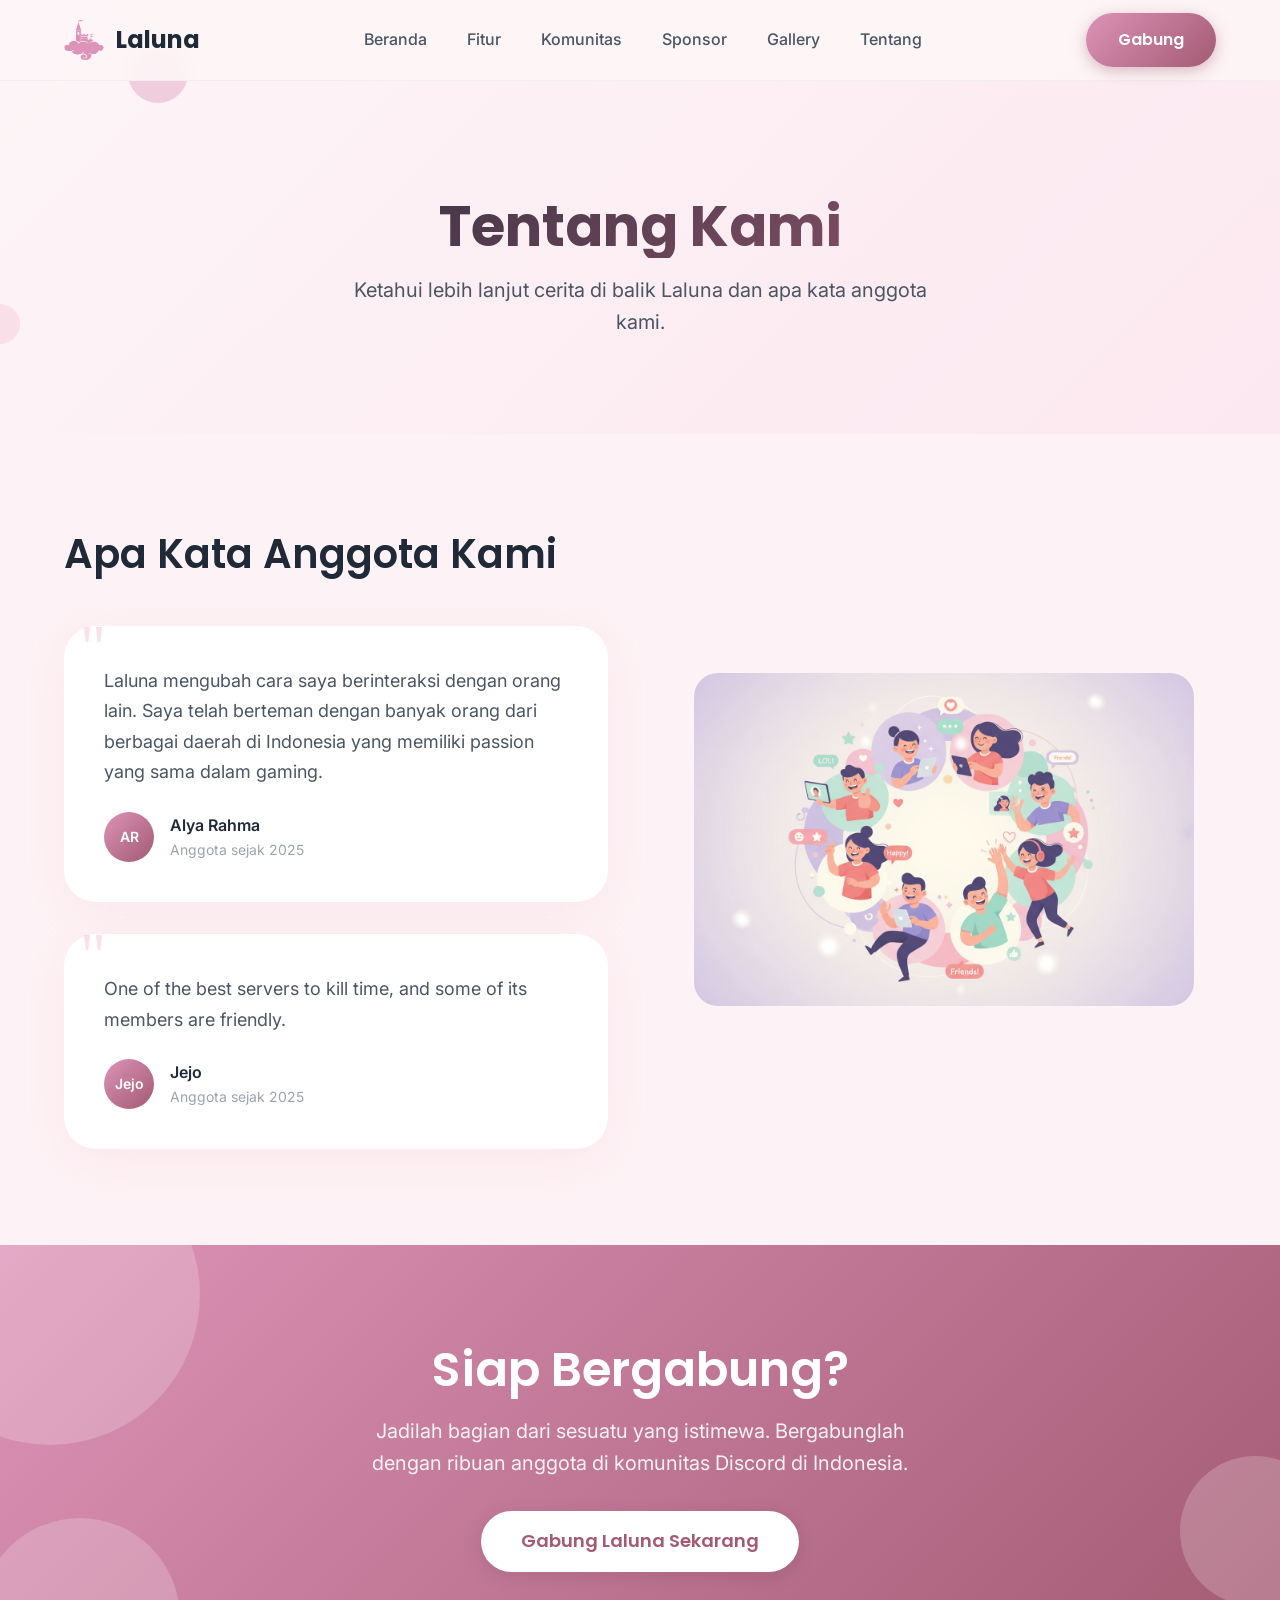
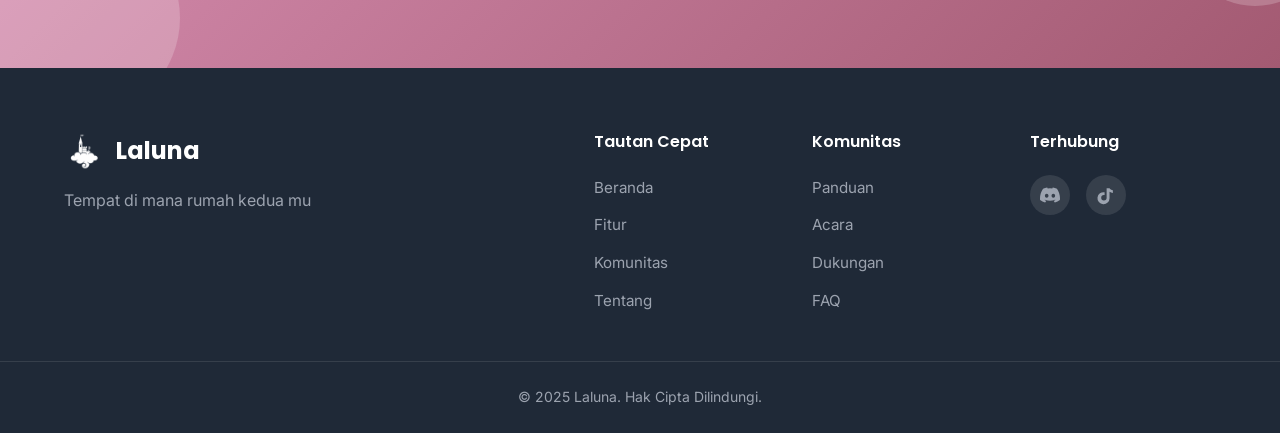
<file: tentang.html>
<!DOCTYPE html>
<html lang="id">

<head>
    <meta charset="UTF-8">
    <link rel="icon" type="images/Logo.png" href="images/Logo.png">
    <meta name="viewport" content="width=device-width, initial-scale=1.0">
    <title>Tentang - Laluna Castle</title>
    <link rel="preconnect" href="https://fonts.googleapis.com">
    <link rel="preconnect" href="https://fonts.gstatic.com" crossorigin>
    <link
        href="https://fonts.googleapis.com/css2?family=Inter:wght@400;500;600&family=Poppins:wght@600;700&display=swap"
        rel="stylesheet">
    <link rel="stylesheet" href="styles.css">
</head>

<body>
    <!-- Navigation -->
    <nav class="navbar" id="navbar">
        <div class="container nav-container">
            <a href="index.html" class="logo">
                <img src="images/Logo.png" class="logo-icon" alt="Logo">
                <span class="logo-text">Laluna</span>
            </a>

            <ul class="nav-links" id="navLinks">
                <li><a href="index.html" class="nav-link">Beranda</a></li>
                <li><a href="fitur.html" class="nav-link">Fitur</a></li>
                <li><a href="komunitas.html" class="nav-link">Komunitas</a></li>
                <li><a href="sponsor.html" class="nav-link">Sponsor</a></li>
                <li><a href="gallery.html" class="nav-link">Gallery</a></li>
                <li><a href="tentang.html" class="nav-link">Tentang</a></li>
            </ul>

            <a href="#join" class="btn btn-primary nav-cta">Gabung</a>

            <button class="hamburger" id="hamburger" aria-label="Toggle menu">
                <span></span>
                <span></span>
                <span></span>
            </button>
        </div>
    </nav>

    <!-- Page Header -->
    <section class="page-header">
        <div class="container">
            <h1 class="hero-title" style="margin-bottom: 0;">Tentang Kami</h1>
            <p class="hero-subtitle" style="margin: 1rem auto 0; max-width: 600px;">Ketahui lebih lanjut cerita di balik
                Laluna dan apa kata anggota kami.</p>
            <div class="floating-shape shape-1"
                style="background:var(--color-primary); width: 60px; height: 60px; top: 10%; left: 10%;"></div>
            <div class="floating-shape shape-2"
                style="background:var(--color-secondary);; width: 40px; height: 40px; top: 70%; right: 15%;"></div>
        </div>
    </section>

    <!-- Testimonials Section -->
    <section class="testimonials" id="about">
        <div class="container testimonials-container">
            <div class="testimonials-content">
                <h2 class="section-title">Apa Kata Anggota Kami</h2>

                <div class="testimonial-cards">
                    <div class="testimonial-card">
                        <div class="quote-icon">"</div>
                        <p class="testimonial-text">Laluna mengubah cara saya berinteraksi dengan orang lain. Saya telah
                            berteman dengan banyak orang dari berbagai daerah di Indonesia yang memiliki passion yang
                            sama dalam gaming.</p>
                        <div class="testimonial-author">
                            <div class="author-avatar">AR</div>
                            <div class="author-info">
                                <div class="author-name">Alya Rahma</div>
                                <div class="author-role">Anggota sejak 2025</div>
                            </div>
                        </div>
                    </div>

                    <div class="testimonial-card">
                        <div class="quote-icon">"</div>
                        <p class="testimonial-text">One of the best servers to kill time, and some of its members are
                            friendly.</p>
                        <div class="testimonial-author">
                            <div class="author-avatar">Jejo</div>
                            <div class="author-info">
                                <div class="author-name">Jejo</div>
                                <div class="author-role">Anggota sejak 2025</div>
                            </div>
                        </div>
                    </div>
                </div>
            </div>

            <div class="testimonials-image">
                <img src="images/testimonials-illustration.png" alt="Anggota komunitas yang bahagia"
                    class="testimonials-img">
            </div>
        </div>
    </section>

    <!-- CTA Section -->
    <section class="cta" id="join">
        <div class="container cta-container">
            <h2 class="cta-title">Siap Bergabung?</h2>
            <p class="cta-subtitle">Jadilah bagian dari sesuatu yang istimewa. Bergabunglah dengan ribuan anggota di
                komunitas Discord di Indonesia.</p>
            <a href="https://discord.gg/j5Tbakmukh" class="btn btn-cta">Gabung Laluna Sekarang</a>
        </div>
        <div class="cta-shapes">
            <div class="cta-shape shape-1"></div>
            <div class="cta-shape shape-2"></div>
            <div class="cta-shape shape-3"></div>
        </div>
    </section>

    <!-- Footer -->
    <footer class="footer">
        <div class="container footer-container">
            <div class="footer-brand">
                <a href="index.html" class="footer-logo">
                    <img src="images/White.png" class="logo-icon" alt="Logo">
                    <span class="logo-text">Laluna</span>
                </a>
                <p class="footer-tagline">Tempat di mana rumah kedua mu</p>
            </div>

            <div class="footer-links">
                <div class="footer-column">
                    <h4 class="footer-column-title">Tautan Cepat</h4>
                    <ul>
                        <li><a href="index.html">Beranda</a></li>
                        <li><a href="fitur.html">Fitur</a></li>
                        <li><a href="komunitas.html">Komunitas</a></li>
                        <li><a href="tentang.html">Tentang</a></li>
                    </ul>
                </div>

                <div class="footer-column">
                    <h4 class="footer-column-title">Komunitas</h4>
                    <ul>
                        <li><a href="#">Panduan</a></li>
                        <li><a href="#">Acara</a></li>
                        <li><a href="#">Dukungan</a></li>
                        <li><a href="#">FAQ</a></li>
                    </ul>
                </div>

                <div class="footer-column">
                    <h4 class="footer-column-title">Terhubung</h4>
                    <div class="social-links">
                        <a href="https://discord.gg/j5Tbakmukh" class="social-link" aria-label="Discord">
                            <svg xmlns="http://www.w3.org/2000/svg" width="20" height="20" viewBox="0 0 24 24"
                                fill="currentColor">
                                <path
                                    d="M20.317 4.37a19.791 19.791 0 0 0-4.885-1.515.074.074 0 0 0-.079.037c-.21.375-.444.864-.608 1.25a18.27 18.27 0 0 0-5.487 0 12.64 12.64 0 0 0-.617-1.25.077.077 0 0 0-.079-.037A19.736 19.736 0 0 0 3.677 4.37a.07.07 0 0 0-.032.027C.533 9.046-.32 13.58.099 18.057a.082.082 0 0 0 .031.057 19.9 19.9 0 0 0 5.993 3.03.078.078 0 0 0 .084-.028 14.09 14.09 0 0 0 1.226-1.994.076.076 0 0 0-.041-.106 13.107 13.107 0 0 1-1.872-.892.077.077 0 0 1-.008-.128 10.2 10.2 0 0 0 .372-.292.074.074 0 0 1 .077-.01c3.928 1.793 8.18 1.793 12.062 0a.074.074 0 0 1 .078.01c.12.098.246.198.373.292a.077.077 0 0 1-.006.127 12.299 12.299 0 0 1-1.873.892.077.077 0 0 0-.041.107c.36.698.772 1.362 1.225 1.993a.076.076 0 0 0 .084.028 19.839 19.839 0 0 0 6.002-3.03.077.077 0 0 0 .032-.054c.5-5.177-.838-9.674-3.549-13.66a.061.061 0 0 0-.031-.03zM8.02 15.33c-1.183 0-2.157-1.085-2.157-2.419 0-1.333.956-2.419 2.157-2.419 1.21 0 2.176 1.096 2.157 2.42 0 1.333-.956 2.418-2.157 2.418zm7.975 0c-1.183 0-2.157-1.085-2.157-2.419 0-1.333.955-2.419 2.157-2.419 1.21 0 2.176 1.096 2.157 2.42 0 1.333-.946 2.418-2.157 2.418z" />
                            </svg>
                        </a>
                        <a href="https://www.tiktok.com/@lalunaxcastle" class="social-link" aria-label="Tiktok">
                            <svg xmlns="http://www.w3.org/2000/svg" width="20" height="20" fill="currentColor"
                                viewBox="0 0 24 24">
                                <path
                                    d="M12.75 2v13.25a3.25 3.25 0 1 1-3.25-3.25c.29 0 .57.04.83.11V8.69a7.25 7.25 0 1 0 5.92 7.11V8.24c1.15.82 2.53 1.3 4 1.31V6.29c-1.71-.05-3.23-.93-4-2.29H12.75z" />
                            </svg>
                        </a>
                    </div>
                </div>
            </div>
        </div>

        <div class="footer-bottom">
            <div class="container">
                <p class="copyright">&copy; 2025 Laluna. Hak Cipta Dilindungi.</p>
            </div>
        </div>
    </footer>

    <script src="script.js"></script>
</body>

</html>
</file>
<file: styles.css>
/* ===== CSS Variables ===== */
:root {
    /* Primary Colors - Pink Theme */
    --color-primary: #dc93b7 ;
    --color-primary-dark: #a35a72 ;
    --color-secondary: #f4c2d4;
    --color-accent: #6EE7B7;
    
    /* Background Colors */
    --bg-cream: #FDF5F7;
    --bg-pink-light: #FCE8F0;
    --bg-mint: #ECFDF5;
    --bg-rose: #FDF2F5;
    
    /* Text Colors */
    --text-dark: #1F2937;
    --text-body: #4B5563;
    --text-light: #9CA3AF;
    
    /* UI Colors */
    --white: #FFFFFF;
    --border-light: #E5E7EB;
    --shadow-color: rgba(221, 178, 203, 0.2);
    
    /* Typography */
    --font-heading: 'Poppins', sans-serif;
    --font-body: 'Inter', sans-serif;
    
    /* Spacing */
    --section-padding: 6rem;
    --section-padding-mobile: 3rem;
    --container-max-width: 1200px;
    --container-padding: 1.5rem;
    
    /* Transitions */
    --transition-fast: 0.2s ease;
    --transition-normal: 0.3s ease;
    --transition-slow: 0.5s ease;
    
    /* Border Radius */
    --radius-sm: 0.5rem;
    --radius-md: 1rem;
    --radius-lg: 1.5rem;
    --radius-full: 9999px;
}

/* ===== Reset & Base ===== */
*, *::before, *::after {
    margin: 0;
    padding: 0;
    box-sizing: border-box;
}

html {
    scroll-behavior: smooth;
}

body {
    font-family: var(--font-body);
    font-size: 16px;
    line-height: 1.6;
    color: var(--text-body);
    background-color: var(--bg-cream);
    overflow-x: hidden;
}

h1, h2, h3, h4, h5, h6 {
    font-family: var(--font-heading);
    font-weight: 600;
    color: var(--text-dark);
    line-height: 1.2;
}

a {
    text-decoration: none;
    color: inherit;
    transition: var(--transition-normal);
}

ul {
    list-style: none;
}

img {
    max-width: 100%;
    height: auto;
    display: block;
}

/* ===== Container ===== */
.container {
    max-width: var(--container-max-width);
    margin: 0 auto;
    padding: 0 var(--container-padding);
}

/* ===== Buttons ===== */
.btn {
    display: inline-flex;
    align-items: center;
    justify-content: center;
    padding: 0.875rem 2rem;
    font-family: var(--font-heading);
    font-weight: 600;
    font-size: 1rem;
    border-radius: var(--radius-full);
    cursor: pointer;
    transition: var(--transition-normal);
    border: none;
    will-change: transform;
}

.btn-primary {
    background: linear-gradient(135deg, var(--color-primary) 0%, var(--color-primary-dark) 100%);
    color: var(--white);
    box-shadow: 0 4px 15px rgba(163, 90, 114, 0.4);
}

.btn-primary:hover {
    transform: translateY(-2px) scale(1.02);
    box-shadow: 0 6px 20px rgba(163, 90, 114, 0.5);
}

.btn-secondary {
    background: transparent;
    color: var(--color-primary-dark);
    border: 2px solid var(--color-primary);
}

.btn-secondary:hover {
    background: var(--color-primary);
    color: var(--white);
    transform: translateY(-2px);
}

.btn-cta {
    background: var(--white);
    color: var(--color-primary-dark);
    font-size: 1.125rem;
    padding: 1rem 2.5rem;
    box-shadow: 0 4px 20px rgba(0, 0, 0, 0.1);
    animation: pulse 2s infinite;
}

.btn-cta:hover {
    transform: translateY(-3px) scale(1.05);
    box-shadow: 0 8px 30px rgba(0, 0, 0, 0.15);
}

@keyframes pulse {
    0%, 100% {
        box-shadow: 0 4px 20px rgba(0, 0, 0, 0.1);
    }
    50% {
        box-shadow: 0 4px 30px rgba(255, 255, 255, 0.3);
    }
}

/* ===== Navigation ===== */
.navbar {
    position: fixed;
    top: 0;
    left: 0;
    right: 0;
    z-index: 1000;
    background: rgba(253, 245, 247, 0.9);
    backdrop-filter: blur(10px);
    -webkit-backdrop-filter: blur(10px);
    border-bottom: 1px solid rgba(229, 231, 235, 0.5);
    transition: var(--transition-normal);
}

.navbar.scrolled {
    background: rgba(253, 245, 247, 0.98);
    box-shadow: 0 2px 20px rgba(0, 0, 0, 0.05);
}

.nav-container {
    display: flex;
    align-items: center;
    justify-content: space-between;
    height: 80px;
}

.logo {
    display: flex;
    align-items: center;
    gap: 0.75rem;
    font-family: var(--font-heading);
    font-weight: 700;
    font-size: 1.5rem;
    color: var(--text-dark);
}

.logo-icon {
    width: 40px;
    height: 40px;
    /* background: linear-gradient(135deg, var(--color-primary) 0%, var(--color-primary-dark) 100%);
    color: var(--white); */
    border-radius: var(--radius-md);
    display: flex;
    align-items: center;
    justify-content: center;
    font-size: 1.25rem;
}

.logo:hover {
    transform: scale(1.02);
}

.nav-links {
    display: flex;
    align-items: center;
    gap: 2.5rem;
}

.nav-link {
    font-weight: 500;
    color: var(--text-body);
    position: relative;
}

.nav-link::after {
    content: '';
    position: absolute;
    bottom: -4px;
    left: 0;
    width: 0;
    height: 2px;
    background: var(--color-primary);
    transition: var(--transition-normal);
}

.nav-link:hover {
    color: var(--color-primary-dark);
}

.nav-link:hover::after {
    width: 100%;
}

.hamburger {
    display: none;
    flex-direction: column;
    gap: 5px;
    background: none;
    border: none;
    cursor: pointer;
    padding: 5px;
}

.hamburger span {
    display: block;
    width: 25px;
    height: 3px;
    background: var(--text-dark);
    border-radius: 3px;
    transition: var(--transition-normal);
}

.hamburger.active span:nth-child(1) {
    transform: rotate(45deg) translate(5px, 5px);
}

.hamburger.active span:nth-child(2) {
    opacity: 0;
}

.hamburger.active span:nth-child(3) {
    transform: rotate(-45deg) translate(7px, -6px);
}

/* ===== Hero Section ===== */
.hero {
    min-height: 100vh;
    display: flex;
    align-items: center;
    padding-top: 80px;
    background: var(--bg-cream);
    position: relative;
    overflow: hidden;
}

.hero-container {
    display: grid;
    grid-template-columns: 1fr 1fr;
    gap: 4rem;
    align-items: center;
}

.hero-content {
    animation: fadeInUp 0.8s ease forwards;
    opacity: 0;
}

.hero-title {
    font-size: 3.5rem;
    font-weight: 700;
    margin-bottom: 1.5rem;
    line-height: 1.1;
    background: linear-gradient(135deg, var(--text-dark) 0%, var(--color-primary-dark) 100%);
    -webkit-background-clip: text;
    -webkit-text-fill-color: transparent;
    background-clip: text;
}

.hero-subtitle {
    font-size: 1.25rem;
    color: var(--text-body);
    margin-bottom: 2rem;
    max-width: 500px;
    animation: fadeInUp 0.8s ease 0.2s forwards;
    opacity: 0;
}

.hero-buttons {
    display: flex;
    gap: 1rem;
    animation: fadeInUp 0.8s ease 0.4s forwards;
    opacity: 0;
}

.hero-image {
    position: relative;
    animation: fadeInRight 0.8s ease 0.3s forwards, float 6s ease-in-out infinite;
    opacity: 0;
}

.hero-img {
    width: 100%;
    max-width: 600px;
    border-radius: var(--radius-lg);
}

.floating-shape {
    position: absolute;
    border-radius: 50%;
    opacity: 0.6;
}

.shape-1 {
    width: 80px;
    height: 80px;
    background: var(--color-secondary);
    top: -20px;
    right: 10%;
    animation: float 4s ease-in-out infinite;
}

.shape-2 {
    width: 50px;
    height: 50px;
    background: var(--color-accent);
    bottom: 20%;
    left: -20px;
    animation: float 5s ease-in-out infinite 1s;
}

.shape-3 {
    width: 30px;
    height: 30px;
    background: var(--color-primary);
    bottom: 10%;
    right: 5%;
    animation: float 3s ease-in-out infinite 0.5s;
}

@keyframes fadeInUp {
    from {
        opacity: 0;
        transform: translateY(30px);
    }
    to {
        opacity: 1;
        transform: translateY(0);
    }
}

@keyframes fadeInRight {
    from {
        opacity: 0;
        transform: translateX(30px);
    }
    to {
        opacity: 1;
        transform: translateX(0);
    }
}

@keyframes float {
    0%, 100% {
        transform: translateY(0);
    }
    50% {
        transform: translateY(-15px);
    }
}

/* ===== Features Section ===== */
.features {
    padding: var(--section-padding) 0;
    background: var(--bg-pink-light);
}

.section-header {
    text-align: center;
    margin-bottom: 4rem;
}

.section-title {
    font-size: 2.5rem;
    margin-bottom: 1rem;
    color: var(--text-dark);
}

.section-subtitle {
    font-size: 1.125rem;
    color: var(--text-body);
    max-width: 600px;
    margin: 0 auto;
}

.features-grid {
    display: grid;
    grid-template-columns: repeat(3, 1fr);
    gap: 2rem;
}

.feature-card {
    background: var(--white);
    padding: 2.5rem;
    border-radius: 2rem; /* make softer */
    text-align: center;
    box-shadow: 0 10px 40px var(--shadow-color);
    transition: var(--transition-normal);
    will-change: transform;
}

@media (min-width: 769px) {
    .feature-card:nth-child(2) {
        transform: translateY(30px);
    }
}

.feature-card:hover {
    transform: translateY(-8px);
    box-shadow: 0 20px 50px rgba(221, 178, 203, 0.25);
}

.feature-icon {
    width: 70px;
    height: 70px;
    background: linear-gradient(135deg, var(--color-primary) 0%, var(--color-primary-dark) 100%);
    border-radius: var(--radius-full);
    display: flex;
    align-items: center;
    justify-content: center;
    margin: 0 auto 1.5rem;
    color: var(--white);
    transition: var(--transition-normal);
}

.feature-card:hover .feature-icon {
    transform: scale(1.1);
    animation: bounce 0.5s ease;
}

@keyframes bounce {
    0%, 100% {
        transform: scale(1.1);
    }
    50% {
        transform: scale(1.2);
    }
}

.feature-title {
    font-size: 1.5rem;
    margin-bottom: 1rem;
    color: var(--text-dark);
}

.feature-description {
    color: var(--text-body);
    line-height: 1.6;
}

/* ===== Stats Section ===== */
.stats {
    padding: var(--section-padding) 0;
    background: var(--bg-cream);
}

.stats-grid {
    display: grid;
    grid-template-columns: repeat(4, 1fr);
    gap: 2rem;
    text-align: center;
}

.stat-item {
    padding: 2rem;
}

.stat-number {
    font-family: var(--font-heading);
    font-size: 3rem;
    font-weight: 700;
    color: var(--color-primary-dark);
    margin-bottom: 0.5rem;
}

.stat-label {
    font-size: 1rem;
    color: var(--text-body);
    font-weight: 500;
}

/* ===== Testimonials Section ===== */
.testimonials {
    padding: var(--section-padding) 0;
    background: var(--bg-rose);
}

.testimonials-container {
    display: grid;
    grid-template-columns: 1fr 1fr;
    gap: 4rem;
    align-items: center;
}

.testimonials-content .section-title {
    margin-bottom: 3rem;
}

.testimonial-cards {
    display: flex;
    flex-direction: column;
    gap: 2rem;
}

.testimonial-card {
    background: var(--white);
    padding: 2.5rem;
    border-radius: 2rem;
    box-shadow: 0 10px 40px rgba(244, 194, 212, 0.2);
    position: relative;
    transition: var(--transition-normal);
}

.testimonial-card:hover {
    transform: translateX(10px);
}

.quote-icon {
    font-family: Georgia, serif;
    font-size: 4rem;
    color: var(--color-secondary);
    line-height: 1;
    position: absolute;
    top: -10px;
    left: 1rem;
    opacity: 0.5;
}

.testimonial-text {
    font-size: 1.125rem;
    color: var(--text-body);
    margin-bottom: 1.5rem;
    line-height: 1.7;
    position: relative;
    z-index: 1;
}

.testimonial-author {
    display: flex;
    align-items: center;
    gap: 1rem;
}

.author-avatar {
    width: 50px;
    height: 50px;
    background: linear-gradient(135deg, var(--color-primary) 0%, var(--color-primary-dark) 100%);
    border-radius: var(--radius-full);
    display: flex;
    align-items: center;
    justify-content: center;
    color: var(--white);
    font-weight: 600;
    font-size: 0.875rem;
}

.author-name {
    font-weight: 600;
    color: var(--text-dark);
}

.author-role {
    font-size: 0.875rem;
    color: var(--text-light);
}

.testimonials-image {
    display: flex;
    justify-content: center;
    align-items: center;
    width: 100%;
}

.testimonials-img {
    max-width: 500px;
    width: 100%;
    display: block;
    margin: 0 auto;
    border-radius: var(--radius-lg);
}

/* ===== Who's It For Section ===== */
.whos-it-for {
    padding: var(--section-padding) 0;
    background: var(--bg-cream);
}

.audience-grid {
    display: grid;
    grid-template-columns: repeat(3, 1fr);
    gap: 2rem;
}

.audience-card {
    background: var(--white);
    border-radius: 2rem;
    overflow: hidden;
    box-shadow: 0 10px 40px var(--shadow-color);
    transition: var(--transition-normal);
    text-align: center;
    padding-bottom: 2rem;
}

@media (min-width: 769px) {
    .audience-card:nth-child(2) {
        transform: translateY(20px);
    }
}

.audience-card:hover {
    transform: translateY(-10px);
    box-shadow: 0 20px 50px rgba(221, 178, 203, 0.3);
}

.audience-image {
    width: 100%;
    height: 250px;
    overflow: hidden;
    margin-bottom: 1.5rem;
}

.audience-img {
    width: 100%;
    height: 100%;
    object-fit: cover;
    transition: var(--transition-normal);
}

.audience-card:hover .audience-img {
    transform: scale(1.05);
}

.audience-title {
    font-size: 1.5rem;
    margin-bottom: 0.5rem;
    color: var(--text-dark);
}

.audience-description {
    color: var(--text-body);
    font-size: 1rem;
}

/* ===== CTA Section ===== */
.cta {
    padding: var(--section-padding) 0;
    background: linear-gradient(135deg, var(--color-primary) 0%, var(--color-primary-dark) 100%);
    position: relative;
    overflow: hidden;
}

.cta-container {
    text-align: center;
    position: relative;
    z-index: 1;
}

.cta-title {
    font-size: 3rem;
    color: var(--white);
    margin-bottom: 1rem;
}

.cta-subtitle {
    font-size: 1.25rem;
    color: rgba(255, 255, 255, 0.9);
    max-width: 600px;
    margin: 0 auto 2rem;
}

.cta-shapes {
    position: absolute;
    top: 0;
    left: 0;
    right: 0;
    bottom: 0;
    pointer-events: none;
}

.cta-shape {
    position: absolute;
    border-radius: 50%;
    opacity: 0.2;
}

.cta-shape.shape-1 {
    width: 300px;
    height: 300px;
    background: var(--white);
    top: -100px;
    left: -100px;
    animation: float 8s ease-in-out infinite;
}

.cta-shape.shape-2 {
    width: 200px;
    height: 200px;
    background: var(--white);
    bottom: -50px;
    right: 10%;
    animation: float 6s ease-in-out infinite 2s;
}

.cta-shape.shape-3 {
    width: 150px;
    height: 150px;
    background: var(--white);
    top: 50%;
    right: -50px;
    animation: float 7s ease-in-out infinite 1s;
}

/* ===== Footer ===== */
.footer {
    background: var(--text-dark);
    color: var(--white);
    padding-top: 4rem;
}

.footer-container {
    display: grid;
    grid-template-columns: 1.5fr 2fr;
    gap: 4rem;
    padding-bottom: 3rem;
}

.footer-brand {
    display: flex;
    flex-direction: column;
    gap: 1rem;
}

.footer-logo {
    display: flex;
    align-items: center;
    gap: 0.75rem;
    font-family: var(--font-heading);
    font-weight: 700;
    font-size: 1.5rem;
    color: var(--white);
}

.footer-tagline {
    color: var(--text-light);
    font-size: 1rem;
}

.footer-links {
    display: grid;
    grid-template-columns: repeat(3, 1fr);
    gap: 2rem;
}

.footer-column-title {
    font-size: 1rem;
    color: var(--white);
    margin-bottom: 1.5rem;
    font-weight: 600;
}

.footer-column ul {
    display: flex;
    flex-direction: column;
    gap: 0.75rem;
}

.footer-column a {
    color: var(--text-light);
    font-size: 0.95rem;
    transition: var(--transition-normal);
}

.footer-column a:hover {
    color: var(--color-primary);
}

.social-links {
    display: flex;
    gap: 1rem;
}

.social-link {
    width: 40px;
    height: 40px;
    background: rgba(255, 255, 255, 0.1);
    border-radius: var(--radius-full);
    display: flex;
    align-items: center;
    justify-content: center;
    color: var(--white);
    transition: var(--transition-normal);
}

.social-link:hover {
    background: var(--color-primary);
    transform: translateY(-3px);
}

.footer-bottom {
    border-top: 1px solid rgba(255, 255, 255, 0.1);
    padding: 1.5rem 0;
    text-align: center;
}

.copyright {
    color: var(--text-light);
    font-size: 0.875rem;
}

/* ===== Scroll Reveal Animation ===== */
.reveal {
    opacity: 0;
    transform: translateY(30px);
    transition: opacity 0.6s ease, transform 0.6s ease;
}

.reveal.active {
    opacity: 1;
    transform: translateY(0);
}

/* ===== Page Header for new pages ===== */
.page-header {
    padding-top: calc(100px + var(--section-padding));
    padding-bottom: var(--section-padding);
    background: linear-gradient(135deg, var(--bg-cream) 0%, var(--bg-pink-light) 100%);
    text-align: center;
    position: relative;
    overflow: hidden;
}

.page-header .floating-shape {
    opacity: 0.4;
}

.page-content {
    padding: var(--section-padding) 0;
}

/* ===== Responsive Design ===== */
@media (max-width: 1024px) {
    .hero-title {
        font-size: 2.8rem;
    }
    
    .section-title {
        font-size: 2rem;
    }
    
    .cta-title {
        font-size: 2.5rem;
    }
}

@media (max-width: 768px) {
    :root {
        --section-padding: 3rem;
    }
    
    /* Navigation */
    .nav-links {
        position: fixed;
        top: 80px;
        left: 0;
        right: 0;
        background: rgba(253, 245, 247, 0.98);
        flex-direction: column;
        padding: 2rem;
        gap: 1.5rem;
        transform: translateX(100%);
        transition: transform 0.3s ease;
        border-bottom: 1px solid var(--border-light);
    }
    
    .nav-links.active {
        transform: translateX(0);
    }
    
    .hamburger {
        display: flex;
    }
    
    .nav-cta {
        display: none;
    }
    
    /* Hero */
    .hero-container {
        grid-template-columns: 1fr;
        text-align: center;
        gap: 3rem;
    }
    
    .hero-title {
        font-size: 2.2rem;
    }
    
    .hero-subtitle {
        font-size: 1.1rem;
        margin: 0 auto 2rem;
    }
    
    .hero-buttons {
        justify-content: center;
        flex-wrap: wrap;
    }
    
    .hero-image {
        order: -1;
    }
    
    /* Features */
    .features-grid {
        grid-template-columns: 1fr;
    }
    
    /* Stats */
    .stats-grid {
        grid-template-columns: repeat(2, 1fr);
    }
    
    .stat-number {
        font-size: 2.5rem;
    }
    
    /* Testimonials */
    .testimonials-container {
        grid-template-columns: 1fr;
        gap: 3rem;
    }
    
    .testimonials-image {
        order: -1;
    }
    
    /* Audience */
    .audience-grid {
        grid-template-columns: 1fr;
    }
    
    .audience-image {
        height: 200px;
    }
    
    /* CTA */
    .cta-title {
        font-size: 2rem;
    }
    
    .cta-subtitle {
        font-size: 1rem;
    }
    
    /* Footer */
    .footer-container {
        grid-template-columns: 1fr;
        gap: 3rem;
    }
    
    .footer-links {
        grid-template-columns: repeat(2, 1fr);
    }
}

@media (max-width: 480px) {
    .hero-title {
        font-size: 1.8rem;
    }
    
    .section-title {
        font-size: 1.6rem;
    }
    
    .btn {
        padding: 0.75rem 1.5rem;
        font-size: 0.9rem;
    }
    
    .stats-grid {
        grid-template-columns: 1fr;
    }
    
    .footer-links {
        grid-template-columns: 1fr;
    }
    
    .feature-card {
        padding: 1.5rem;
    }
    
    .testimonial-card {
        padding: 1.5rem;
    }
}

/* ===== Reduced Motion ===== */
@media (prefers-reduced-motion: reduce) {
    *, *::before, *::after {
        animation-duration: 0.01ms !important;
        animation-iteration-count: 1 !important;
        transition-duration: 0.01ms !important;
    }
    
    html {
        scroll-behavior: auto;
    }
}
</file>
